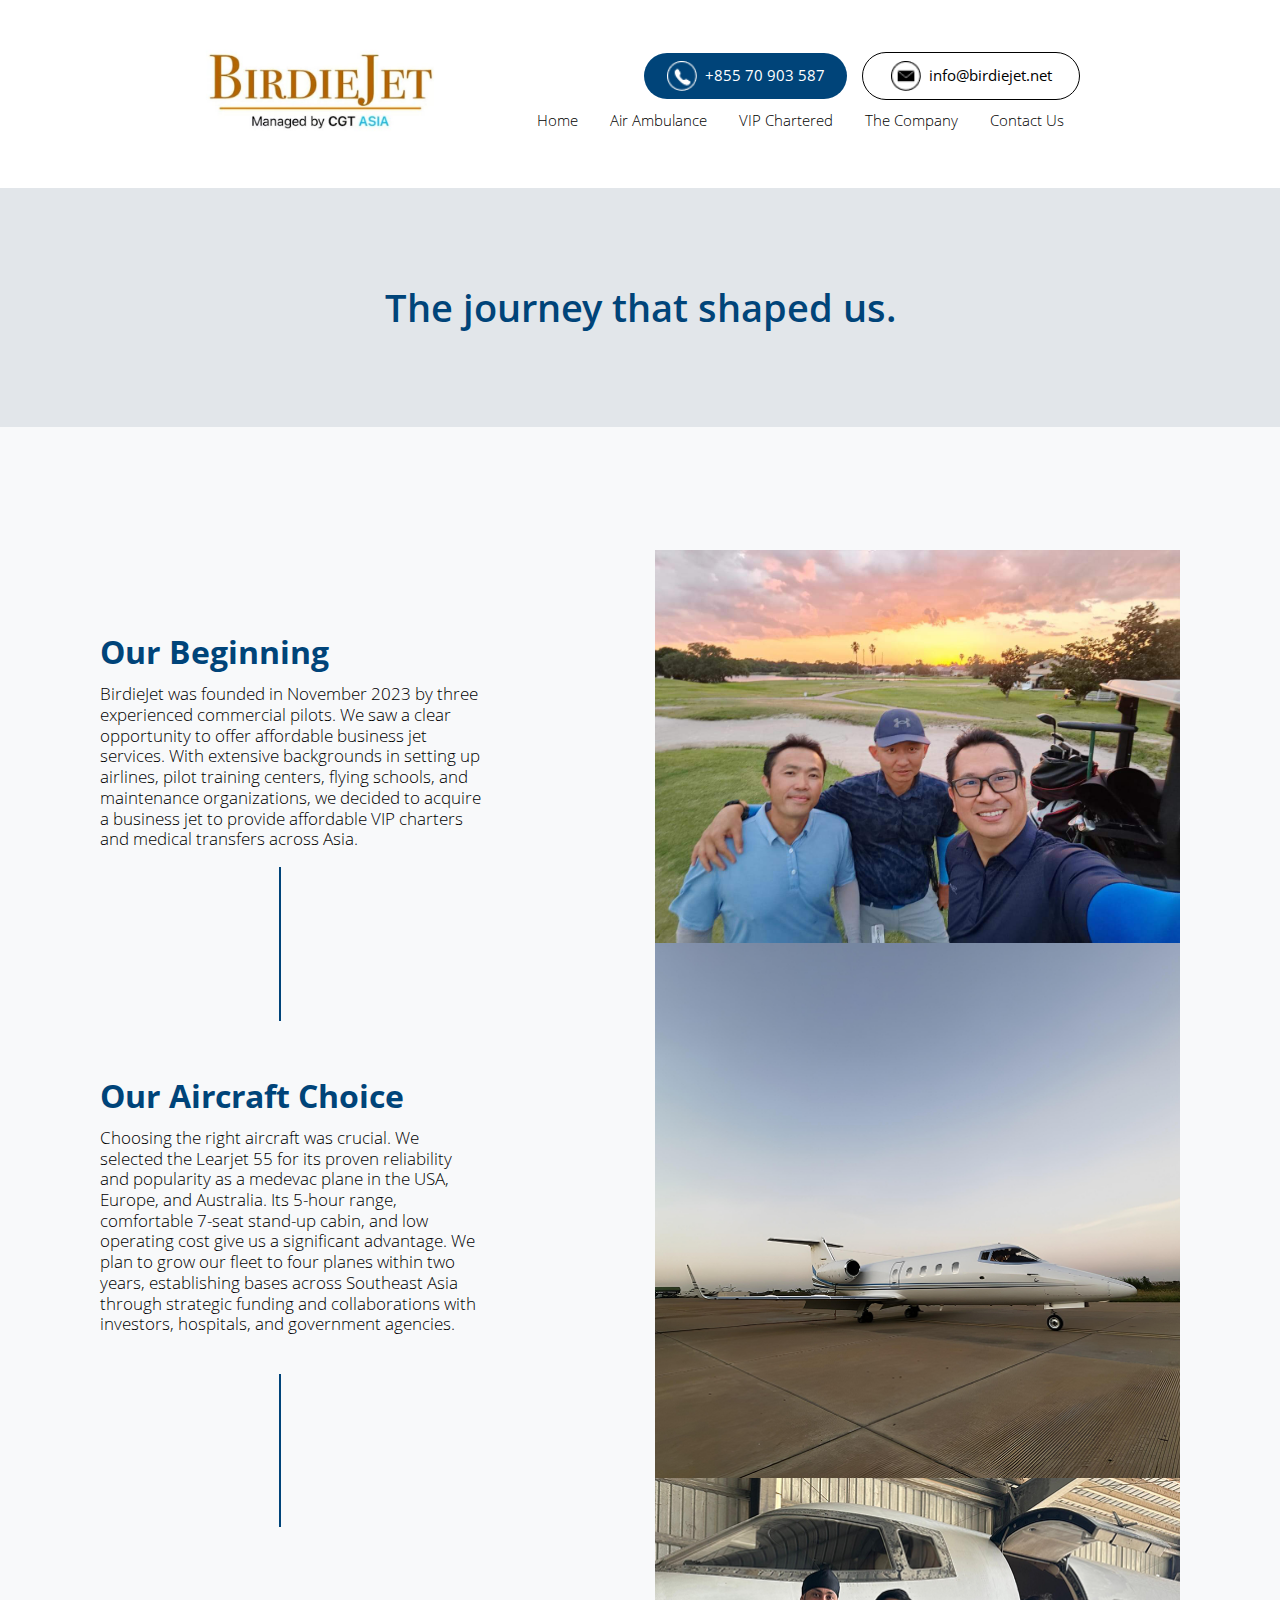
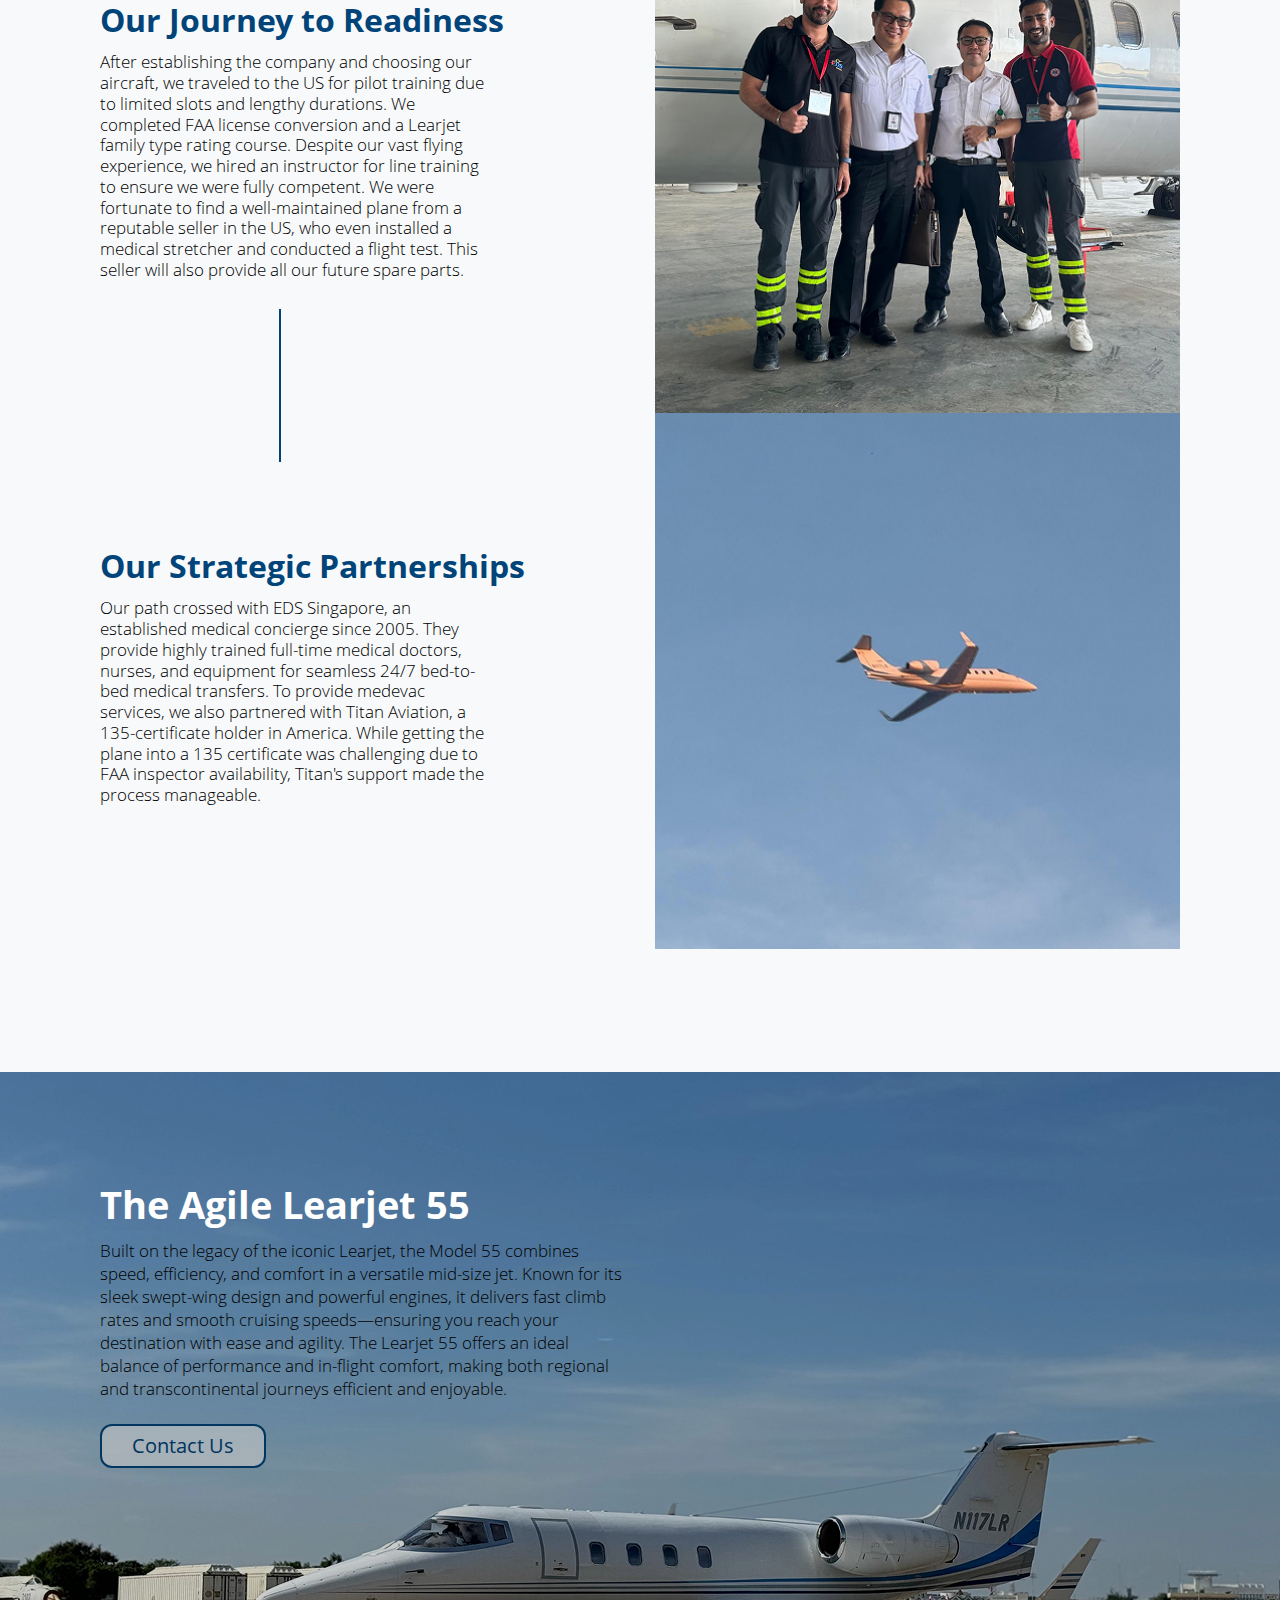
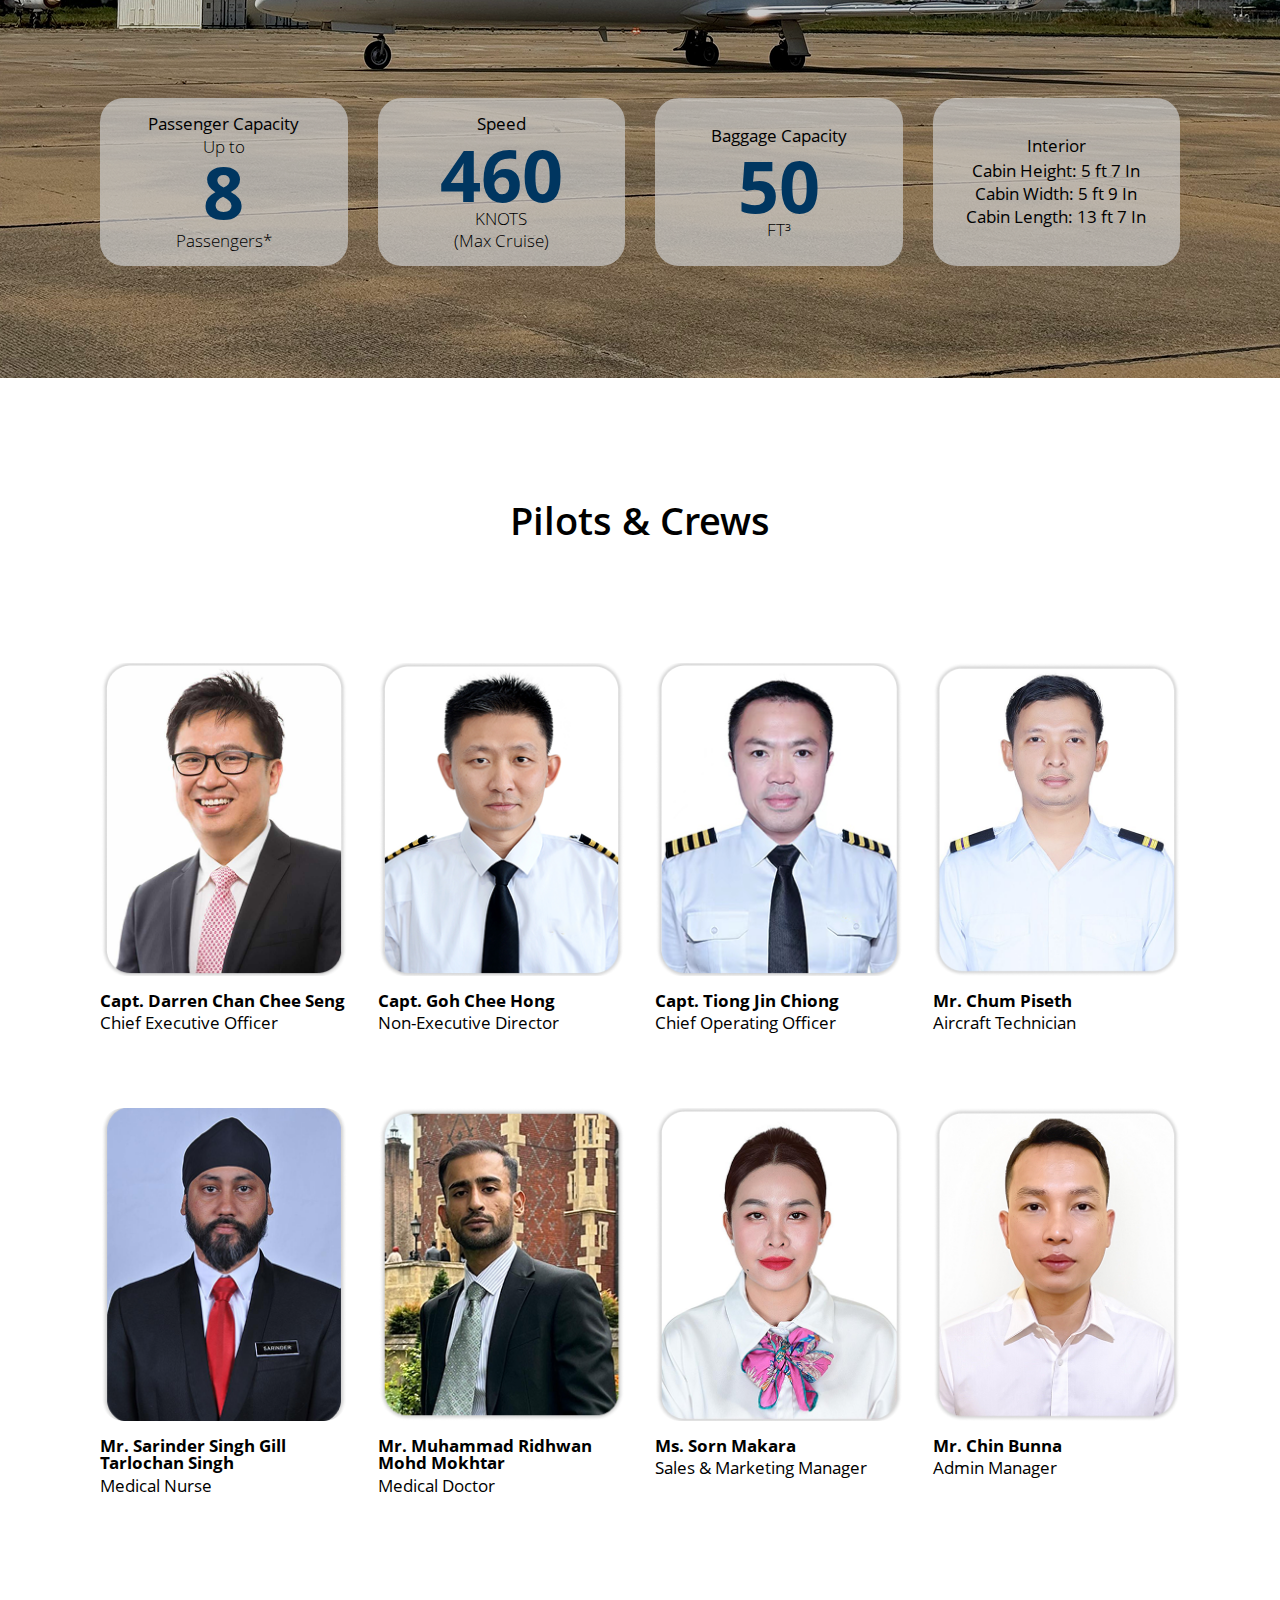
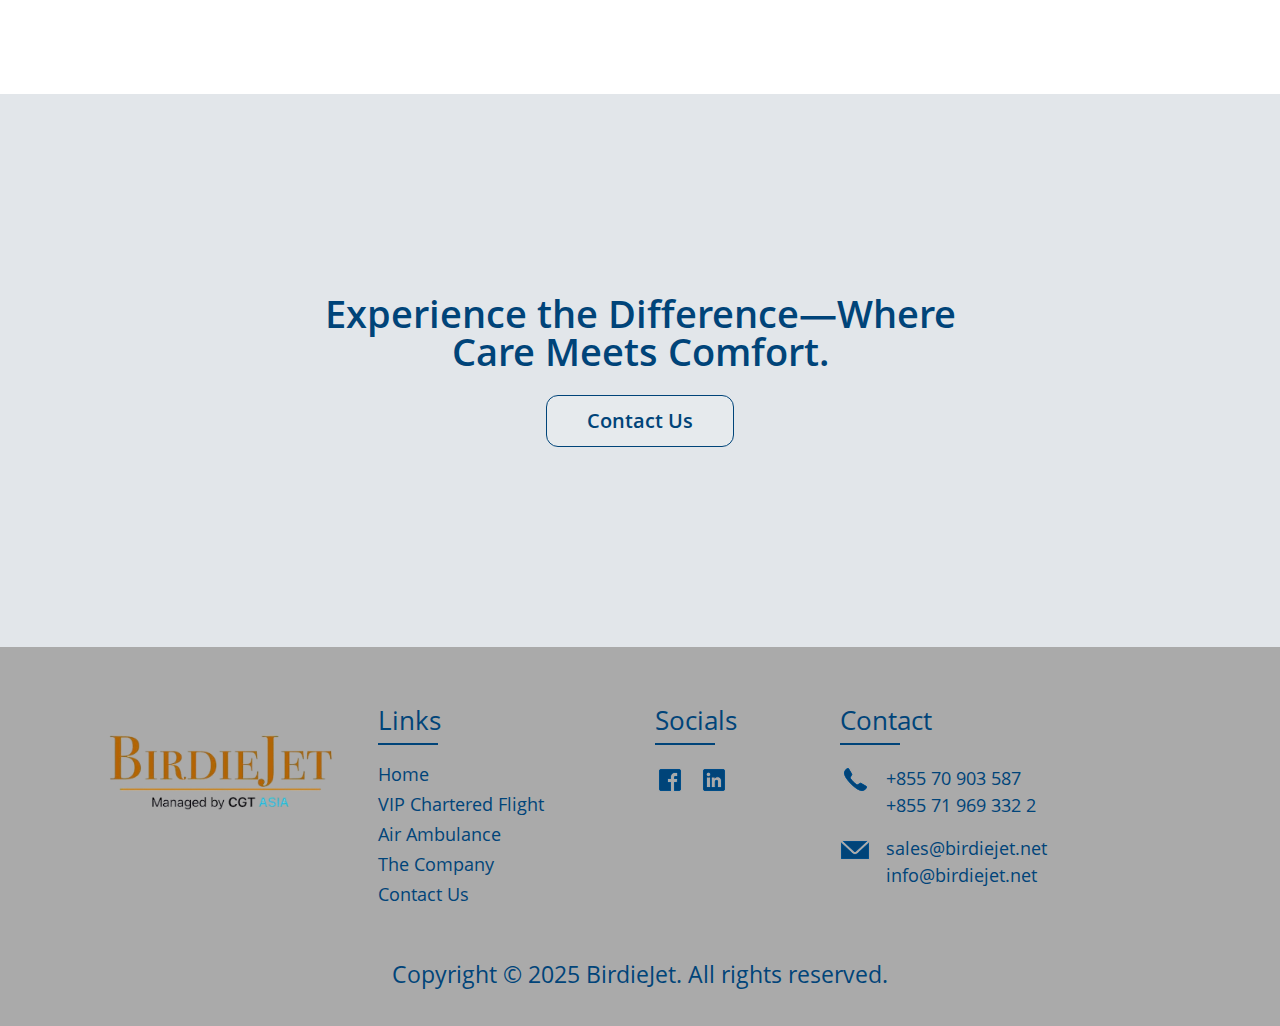
<file: company/index.html>
<!DOCTYPE html>
<html lang="en">
    <meta charset="UTF-8">
    <meta name="viewport" content="width=device-width, initial-scale=1.0">
    <title>BirdieJet - The Company</title>

    <link rel="stylesheet" href="https://maxcdn.bootstrapcdn.com/bootstrap/4.5.2/css/bootstrap.min.css">
    <link rel="stylesheet" href="/css/normalize.css">
    <link rel="stylesheet" href="/Header/header.css">
    <link rel="stylesheet" href="/css/company.css">
    <link rel="stylesheet" href="/Footer/footer.css">
</html>

<body>
    <div id="header-placeholder"></div>

    <!-- Section 1: Hero Message, taken from Homepage First cta -->
    <section class="cta-trusted-section hero-background">
        <div class="container text-center">
            <h2 class="cta-trusted__title">
                The journey that shaped us.
            </h2>
        </div>
    </section>

    <!-- Section 2 -->
<section class="the-company-section2 py-5">
  <div class="the-company-container">

    <div class="the-company-timeline-row">
        <div class="row gx-5 gy-5 align-items-center" style="margin-bottom: -3px;">
        <!-- Text -->
        <div class="col-lg-6 order-2 order-lg-1">
            <h3 class="the-company__title">Our Beginning</h3>
            <p class="the-company__text">
            BirdieJet was founded in November 2023 by three experienced commercial pilots. 
            We saw a clear opportunity to offer affordable business jet services. 
            With extensive backgrounds in setting up airlines, pilot training centers, 
            flying schools, and maintenance organizations, 
            we decided to acquire a business jet to provide affordable VIP charters and medical transfers across Asia.
            </p>
        </div>
        <!-- Image -->
        <div class="col-lg-6 order-1 order-lg-2">
            <img src="/assets/company/Golf time in florida.jpg" class="img-fluid w-100" alt="Skilled Specialists" />
        </div>
        </div>
    </div>

    <div class="the-company-timeline-row">
        <div class="row gx-5 gy-5 align-items-center" style="margin-bottom: -3px;">
        <!-- Text -->
        <div class="col-lg-6 order-2 order-lg-1">
            <h3 class="the-company__title">Our Aircraft Choice</h3>
            <p class="the-company__text">
                Choosing the right aircraft was crucial. We selected the Learjet 55 
                for its proven reliability and popularity as a medevac plane in the USA,
                Europe, and Australia. Its 5-hour range, comfortable 7-seat stand-up cabin,
                and low operating cost give us a significant advantage.
                We plan to grow our fleet to four planes within two years,
                establishing bases across Southeast Asia through strategic funding and collaborations with investors, hospitals, and government agencies.
            </p>
        </div>
        <!-- Image -->
        <div class="col-lg-6 order-1 order-lg-2">
            <img src="/assets/company/plane edited 1.png" class="img-fluid w-100" alt="Skilled Specialists" />
        </div>
        </div>
    </div>

    <div class="the-company-timeline-row">
        <div class="row gx-5 gy-5 align-items-center" style="margin-bottom: -3px;">
        <!-- Text -->
        <div class="col-lg-6 order-2 order-lg-1">
            <h3 class="the-company__title">Our Journey to Readiness</h3>
            <p class="the-company__text">
                After establishing the company and choosing our aircraft, 
                we traveled to the US for pilot training due to limited slots and lengthy durations. 
                We completed FAA license conversion and a Learjet family type rating course. 
                Despite our vast flying experience, we hired an instructor for line training to ensure we were fully competent. 
                We were fortunate to find a well-maintained plane from a reputable seller in the US, 
                who even installed a medical stretcher and conducted a flight test. This seller will also provide all our future spare parts.
            </p>
        </div>
        <!-- Image -->
        <div class="col-lg-6 order-1 order-lg-2">
            <img src="/assets/company/WhatsApp Image 2025-01-27 at 14.38.20_93c27139 1.png" class="img-fluid w-100" alt="Skilled Specialists" />
        </div>
        </div>
    </div>

    <div class="the-company-timeline-row">
        <div class="row gx-5 gy-5 align-items-center" style="margin-bottom: -3px;">
        <!-- Text -->
        <div class="col-lg-6 order-2 order-lg-1">
            <h3 class="the-company__title">Our Strategic Partnerships</h3>
            <p class="the-company__text">
                Our path crossed with EDS Singapore, an established medical concierge since 2005. 
                They provide highly trained full-time medical doctors, nurses, 
                and equipment for seamless 24/7 bed-to-bed medical transfers. To provide medevac services, 
                we also partnered with Titan Aviation, a 135-certificate holder in America. 
                While getting the plane into a 135 certificate was challenging due to FAA inspector availability, 
                Titan's support made the process manageable.
            </p>
        </div>
        <!-- Image -->
        <div class="col-lg-6 order-1 order-lg-2">
            <img src="/assets/company/IMG-20250106-WA0093 1.png" class="img-fluid w-100" alt="Skilled Specialists" />
        </div>
        </div>
    </div>

  </div>
</section>

<!-- Section 3 -->
 <!-- Section 3: Aircraft Highlight -->
<section class="the-company-section-3 position-relative">
  <div class="the-company-3__overlay"></div>

  <div class="the-company-container position-relative">
    <div class="row" style="margin-bottom: 18vw;">
      <div class="col-lg-6">
        <h2 class="the-company-3__title">The Agile Learjet 55</h2>
        <p class="the-company-3__description mt-3">
          Built on the legacy of the iconic Learjet, the Model 55 combines speed, efficiency, and comfort in a versatile mid-size jet. Known for its sleek swept-wing design and powerful engines, it delivers fast climb rates and smooth cruising speeds—ensuring you reach your destination with ease and agility. The Learjet 55 offers an ideal balance of performance and in-flight comfort, making both regional and transcontinental journeys efficient and enjoyable.
        </p>
        <a href="/contact/" class="the-company-3__button mt-4 d-inline-block">Contact Us</a>
      </div>  
    </div>

    <div class="row gx-4 gy-4 mt-5">
      <!-- Box 1 -->
      <div class="col-md-3">
        <div class="the-company-3__stat-box text-center">
          <div class="the-company-3__stat-label">Passenger Capacity</div>
          <div class="the-company-3__stat-sub">Up to</div>
          <div class="the-company-3__stat-value">8</div>
          <div class="the-company-3__stat-note">Passengers*</div>
        </div>
      </div>

      <!-- Box 2 -->
      <div class="col-md-3">
        <div class="the-company-3__stat-box text-center">
          <div class="the-company-3__stat-label">Speed</div>
          <div class="the-company-3__stat-value">460</div>
          <div class="the-company-3__stat-sub">KNOTS</div>
          <div class="the-company-3__stat-note">(Max Cruise)</div>
        </div>
      </div>

      <!-- Box 3 -->
      <div class="col-md-3">
        <div class="the-company-3__stat-box text-center">
          <div class="the-company-3__stat-label">Baggage Capacity</div>
          <div class="the-company-3__stat-value">50</div>
          <div class="the-company-3__stat-sub">FT³</div>
        </div>
      </div>

      <!-- Box 4 -->
      <div class="col-md-3">
        <div class="the-company-3__stat-box text-center">
          <div class="the-company-3__stat-label">Interior</div>
          <div class="the-company-3__stat-detail">
            <span>Cabin Height: 5 ft 7 In<br></span>
            <span>Cabin Width: 5 ft 9 In<br></span>
            <span>Cabin Length: 13 ft 7 In</span>
          </div>
        </div>
      </div>
    </div>
  </div>
</section>

<!-- Section 4: Pilots & Crews -->
<section class="the-company-section-4 py-5">
  <div class="the-company-container mb-5" style="padding-bottom: 0;">
    <h2 class="the-company-4__title text-center">Pilots & Crews</h2>
  </div>

  <div class="the-company-container">
    <div class="row gx-4 gy-5 justify-content-center">
      <!-- Card 1 -->
      <div class="col-md-4 col-lg-3 ">
        <div class="the-company-4__card">
          <img src="/assets/company/image.png" alt="Crew Member" class="img-fluid the-company-4__img" />
        </div>
        <h5 class="the-company-4__name mt-3">Capt. Darren Chan Chee Seng</h5>
        <p class="the-company-4__role">Chief Executive Officer</p>
      </div>

      <!-- Card 2 -->
      <div class="col-md-4 col-lg-3 ">
        <div class="the-company-4__card">
          <img src="/assets/company/image(1).png" alt="Crew Member" class="img-fluid the-company-4__img" />
        </div>
        <h5 class="the-company-4__name mt-3">Capt. Goh Chee Hong</h5>
        <p class="the-company-4__role">Non-Executive Director</p>
      </div>

      <!-- Card 3 -->
      <div class="col-md-4 col-lg-3 ">
        <div class="the-company-4__card">
          <img src="/assets/company/image(2).png" alt="Crew Member" class="img-fluid the-company-4__img" />
        </div>
        <h5 class="the-company-4__name mt-3">Capt. Tiong Jin Chiong</h5>
        <p class="the-company-4__role">Chief Operating Officer</p>
      </div>

      <!-- Card 4 -->
      <div class="col-md-4 col-lg-3 ">
        <div class="the-company-4__card">
          <img src="/assets/company/Mr. Chum Piseth.png" alt="Crew Member" class="img-fluid the-company-4__img" />
        </div>
        <h5 class="the-company-4__name mt-3">Mr. Chum Piseth</h5>
        <p class="the-company-4__role">Aircraft Technician</p>
      </div>

      <!-- Card 1 -->
      <div class="col-md-4 col-lg-3 ">
        <div class="the-company-4__card">
          <img src="/assets/company/Mr. Sarinder Singh Gill Photo.png" alt="Crew Member" class="img-fluid the-company-4__img" />
        </div>
        <h5 class="the-company-4__name mt-3">Mr. Sarinder Singh Gill Tarlochan Singh</h5>
        <p class="the-company-4__role">Medical Nurse</p>
      </div>

      <!-- Card 2 -->
      <div class="col-md-4 col-lg-3 ">
        <div class="the-company-4__card">
          <img src="/assets/company/Dr Muhammad 1.png" alt="Crew Member" class="img-fluid the-company-4__img" />
        </div>
        <h5 class="the-company-4__name mt-3">Mr. Muhammad Ridhwan Mohd Mokhtar</h5>
        <p class="the-company-4__role">Medical Doctor</p>
      </div>

      <!-- Card 3 -->
      <div class="col-md-4 col-lg-3 ">
        <div class="the-company-4__card">
          <img src="/assets/company/Ms. Sorn Makara.png" alt="Crew Member" class="img-fluid the-company-4__img" />
        </div>
        <h5 class="the-company-4__name mt-3">Ms. Sorn Makara</h5>
        <p class="the-company-4__role">Sales & Marketing Manager</p>
      </div>

      <!-- Card 4 -->
      <div class="col-md-4 col-lg-3 ">
        <div class="the-company-4__card">
          <img src="/assets/company/Mr. Chin Bunna.png" alt="Crew Member" class="img-fluid the-company-4__img" />
        </div>
        <h5 class="the-company-4__name mt-3">Mr. Chin Bunna</h5>
        <p class="the-company-4__role">Admin Manager</p>
      </div>

    </div>
  </div>
</section>

<!-- Section 5: Final CTA -->
<section class="final-cta-trusted-section">
  <div class="container text-center">
    <h2 class="cta-trusted__title">
      Experience the Difference—Where<br>Care Meets Comfort.
    </h2>
    <a href="/contact/" class="cta-trusted__button mt-4 d-inline-block">
      Contact Us
    </a>
  </div>
</section>

  <div id="footer-placeholder"></div>


  <script src="/js/linkHtml.js"></script>

</body>
</file>
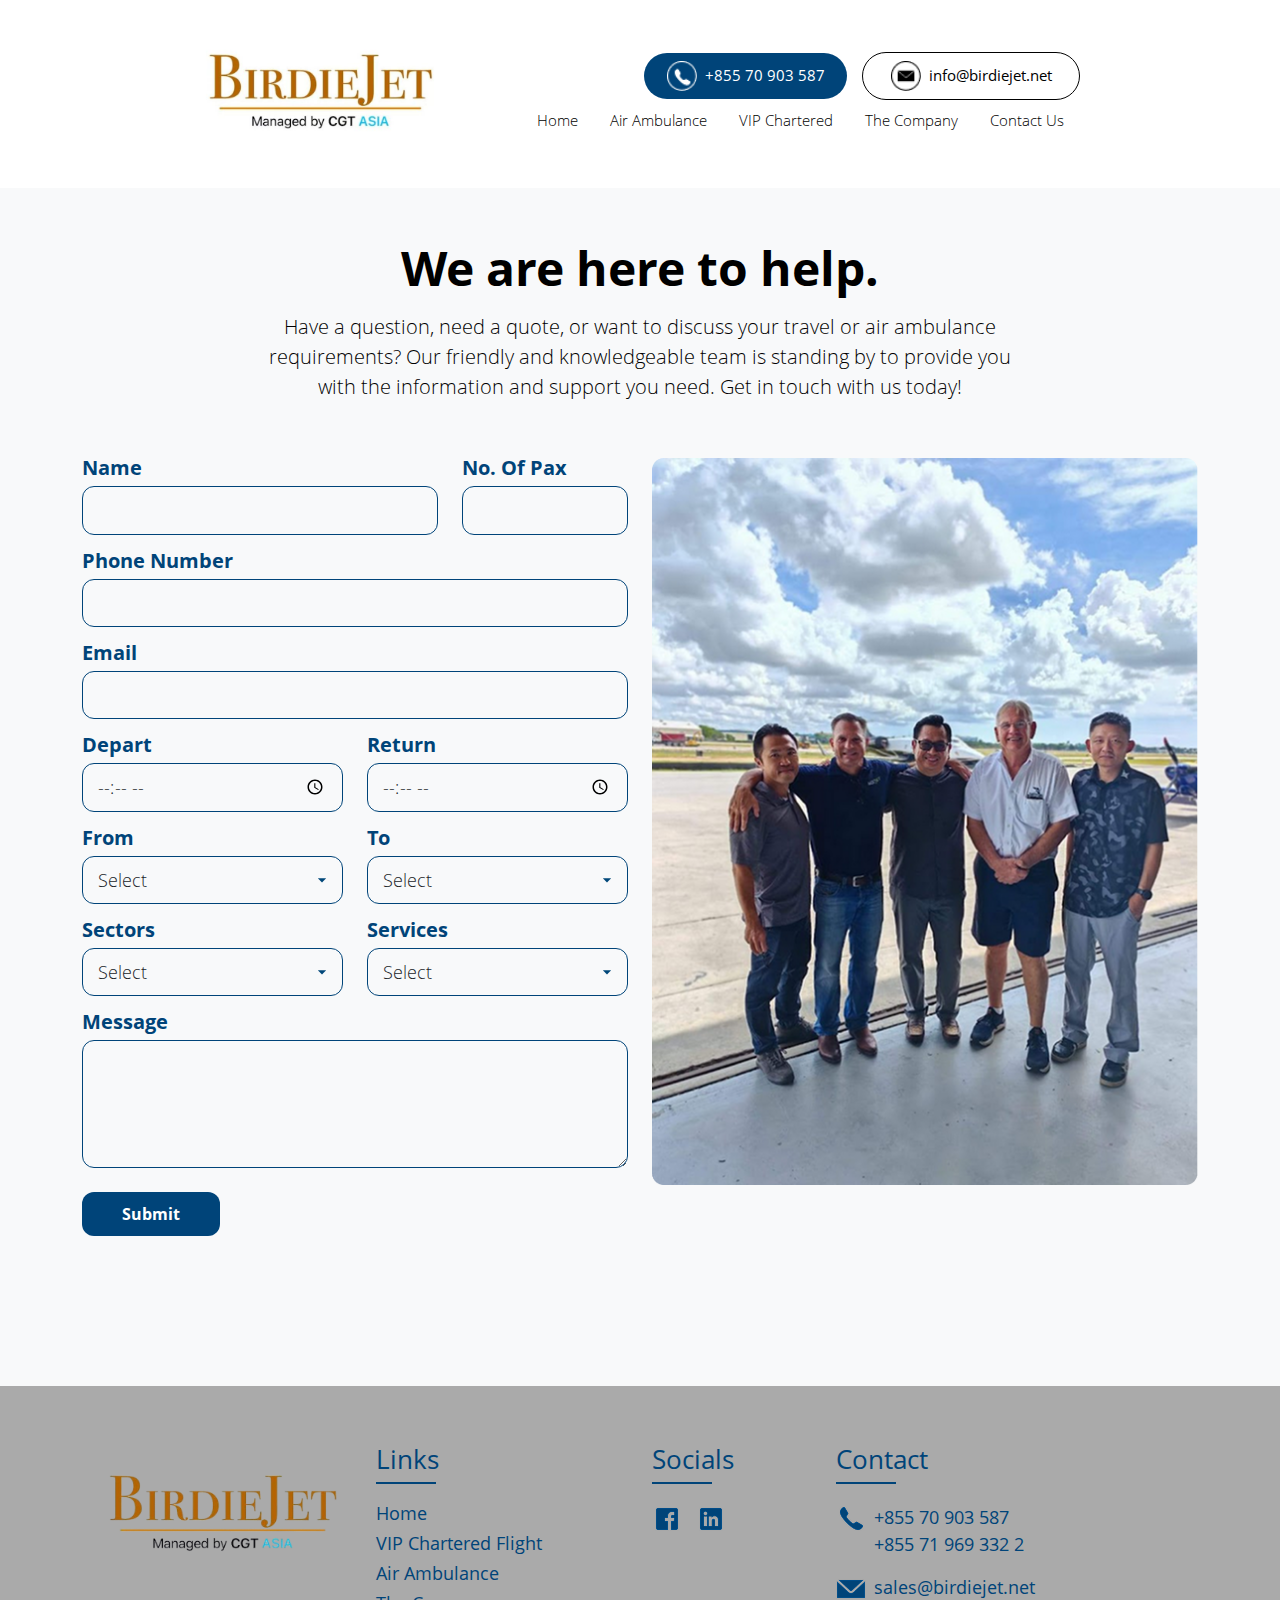
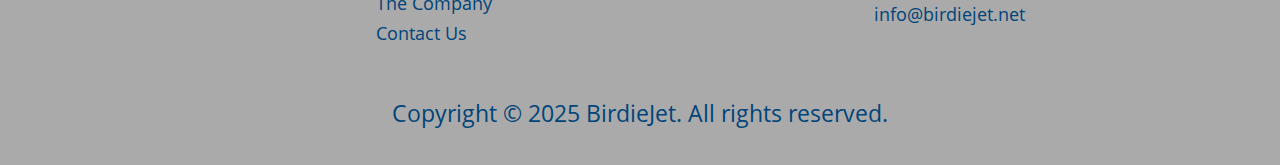
<file: contact/index.html>
<!DOCTYPE html>
<html lang="en">
<head>
    <meta charset="UTF-8">
    <meta name="viewport" content="width=device-width, initial-scale=1">
    <title>BirdieJet - Contact Us</title>
    <link href="https://cdn.jsdelivr.net/npm/bootstrap@5.3.3/dist/css/bootstrap.min.css" rel="stylesheet">
    <link rel="stylesheet" href="/css/normalize.css">
    <link rel="stylesheet" href="/css/contact.css">
    <link rel="stylesheet" href="/Header/header.css">
    <link rel="stylesheet" href="/Footer/footer.css">
    
    <link href='https://fonts.googleapis.com/css?family=Poppins' rel='stylesheet'>

</head>

<body>
  <div id="header-placeholder"></div>

  <section class="contact-hero-section d-flex justify-content-center align-items-center">
        <div class="contact-hero-container text-center">
            <h1 class="contact-hero-title">We are here to help.</h1>
            <p class="contact-hero-description">
                Have a question, need a quote, or want to discuss your travel or air ambulance requirements? 
                Our friendly and knowledgeable team is standing by to provide you with the information and support you need. 
                Get in touch with us today!
            </p>
        </div>
    </section>

<section class="contact-section" style="padding-bottom: 150px;">
    <div class="container">
        <div class="row">
            <!-- Form Section -->
            <div class="col-md-6 d-flex flex-column gap-4">
                <form action="send.php" method="POST">
                    <div class="row">
                        <div class="col-8 mb-3">
                        <label class="form-label custom-label">Name</label>
                        <input type="text" name="name" class="form-control custom-input" required>
                        </div>
                        <div class="col-4 mb-3">
                        <label class="form-label custom-label">No. Of Pax</label>
                        <input type="number" name="pax" class="form-control custom-input" required>
                        </div>
                    </div>
                    <div class="mb-3">
                        <label class="form-label custom-label">Phone Number</label>
                        <input type="tel" name="phone" class="form-control custom-input" required>
                    </div>
                    <div class="mb-3">
                        <label class="form-label custom-label">Email</label>
                        <input type="email" name="email" class="form-control custom-input" required>
                    </div>
                    <div class="row">
                        <div class="col-6 mb-3">
                        <label class="form-label custom-label">Depart</label>
                        <input type="time" name="depart_time" class="form-control custom-input" required>
                        </div>
                        <div class="col-6 mb-3">
                        <label class="form-label custom-label">Return</label>
                        <input type="time" name="return_time" class="form-control custom-input" required>
                        </div>
                    </div>
                    <div class="row">
                        <div class="col-6 mb-3">
                        <label class="form-label custom-label">From</label>
                        <select name="from" class="form-control custom-input custom-select" required>
                            <option selected disabled>Select</option>
                            <option value="Phnom Penh">Phnom Penh</option>
                            <option value="Siem Reap">Siem Reap</option>
                        </select>
                        </div>
                        <div class="col-6 mb-3">
                        <label class="form-label custom-label">To</label>
                        <select name="to" class="form-control custom-input custom-select" required>
                            <option selected disabled>Select</option>
                            <option value="Bangkok">Bangkok</option>
                            <option value="Ho Chi Minh">Ho Chi Minh</option>
                        </select>
                        </div>
                    </div>
                    <div class="row">
                        <div class="col-6 mb-3">
                        <label class="form-label custom-label">Sectors</label>
                        <select name="sectors" class="form-control custom-input custom-select" required>
                            <option selected disabled>Select</option>
                            <option value="Domestic">Domestic</option>
                            <option value="International">International</option>
                        </select>
                        </div>
                        <div class="col-6 mb-3">
                        <label class="form-label custom-label">Services</label>
                        <select name="services" class="form-control custom-input custom-select" required>
                            <option selected disabled>Select</option>
                            <option value="VIP Chartered">VIP Chartered</option>
                            <option value="Air Ambulance">Air Ambulance</option>
                        </select>
                        </div>
                    </div>
                    <div class="mb-4">
                        <label class="form-label custom-label">Message</label>
                        <textarea name="message" rows="4" class="form-control custom-input" required></textarea>
                    </div>
                    <button type="submit" class="btn submit-button">Submit</button>
                    </form>

            </div>

            <!-- Image Section -->
            <div class="col-md-6 text-center">
                <img src="/assets/contact/image 6.png" alt="Contact Image" class="img-fluid rounded contact-img">
            </div>
        </div>
    </div>
</section>


<div id="footer-placeholder"></div>


    <script src="/js/linkHtml.js"></script>
      
  

<script src="https://code.jquery.com/jquery-3.5.1.slim.min.js"></script>
  <script src="https://cdn.jsdelivr.net/npm/bootstrap@4.5.2/dist/js/bootstrap.bundle.min.js"></script>

</body>
</file>
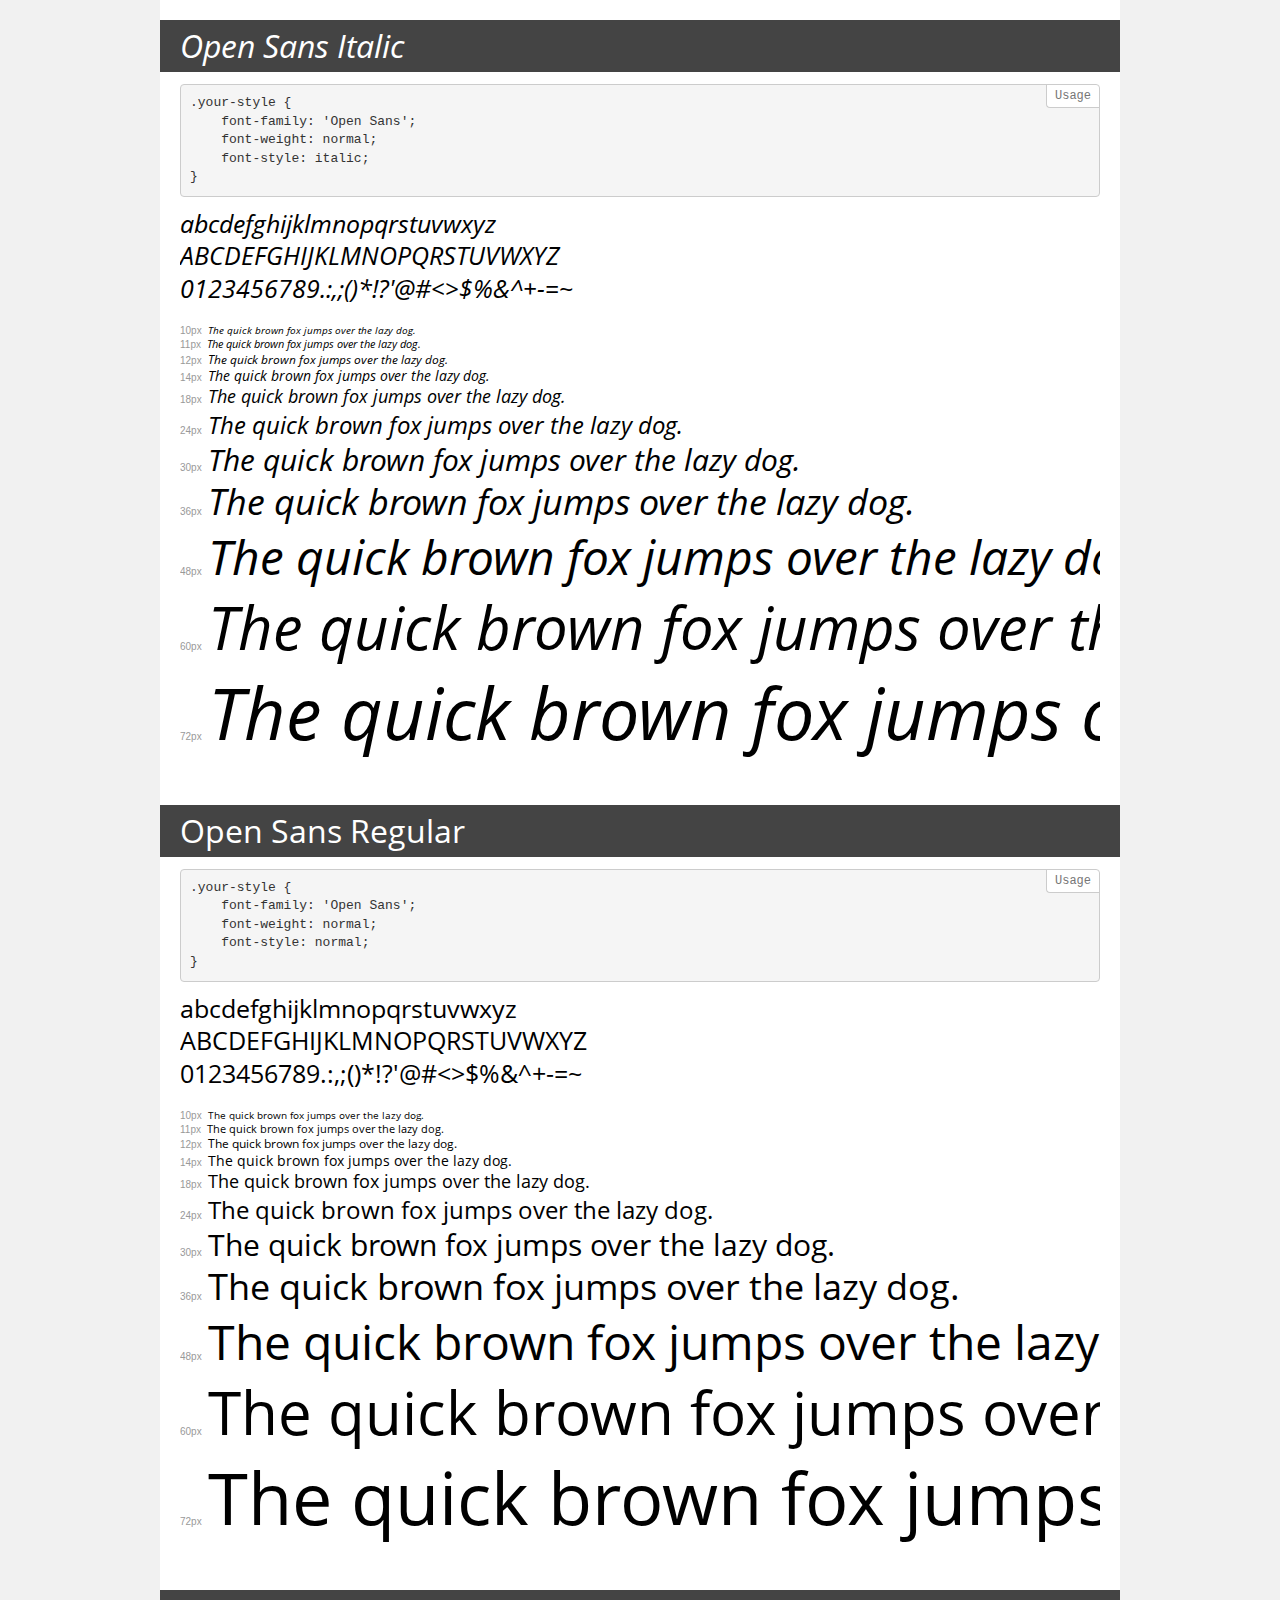
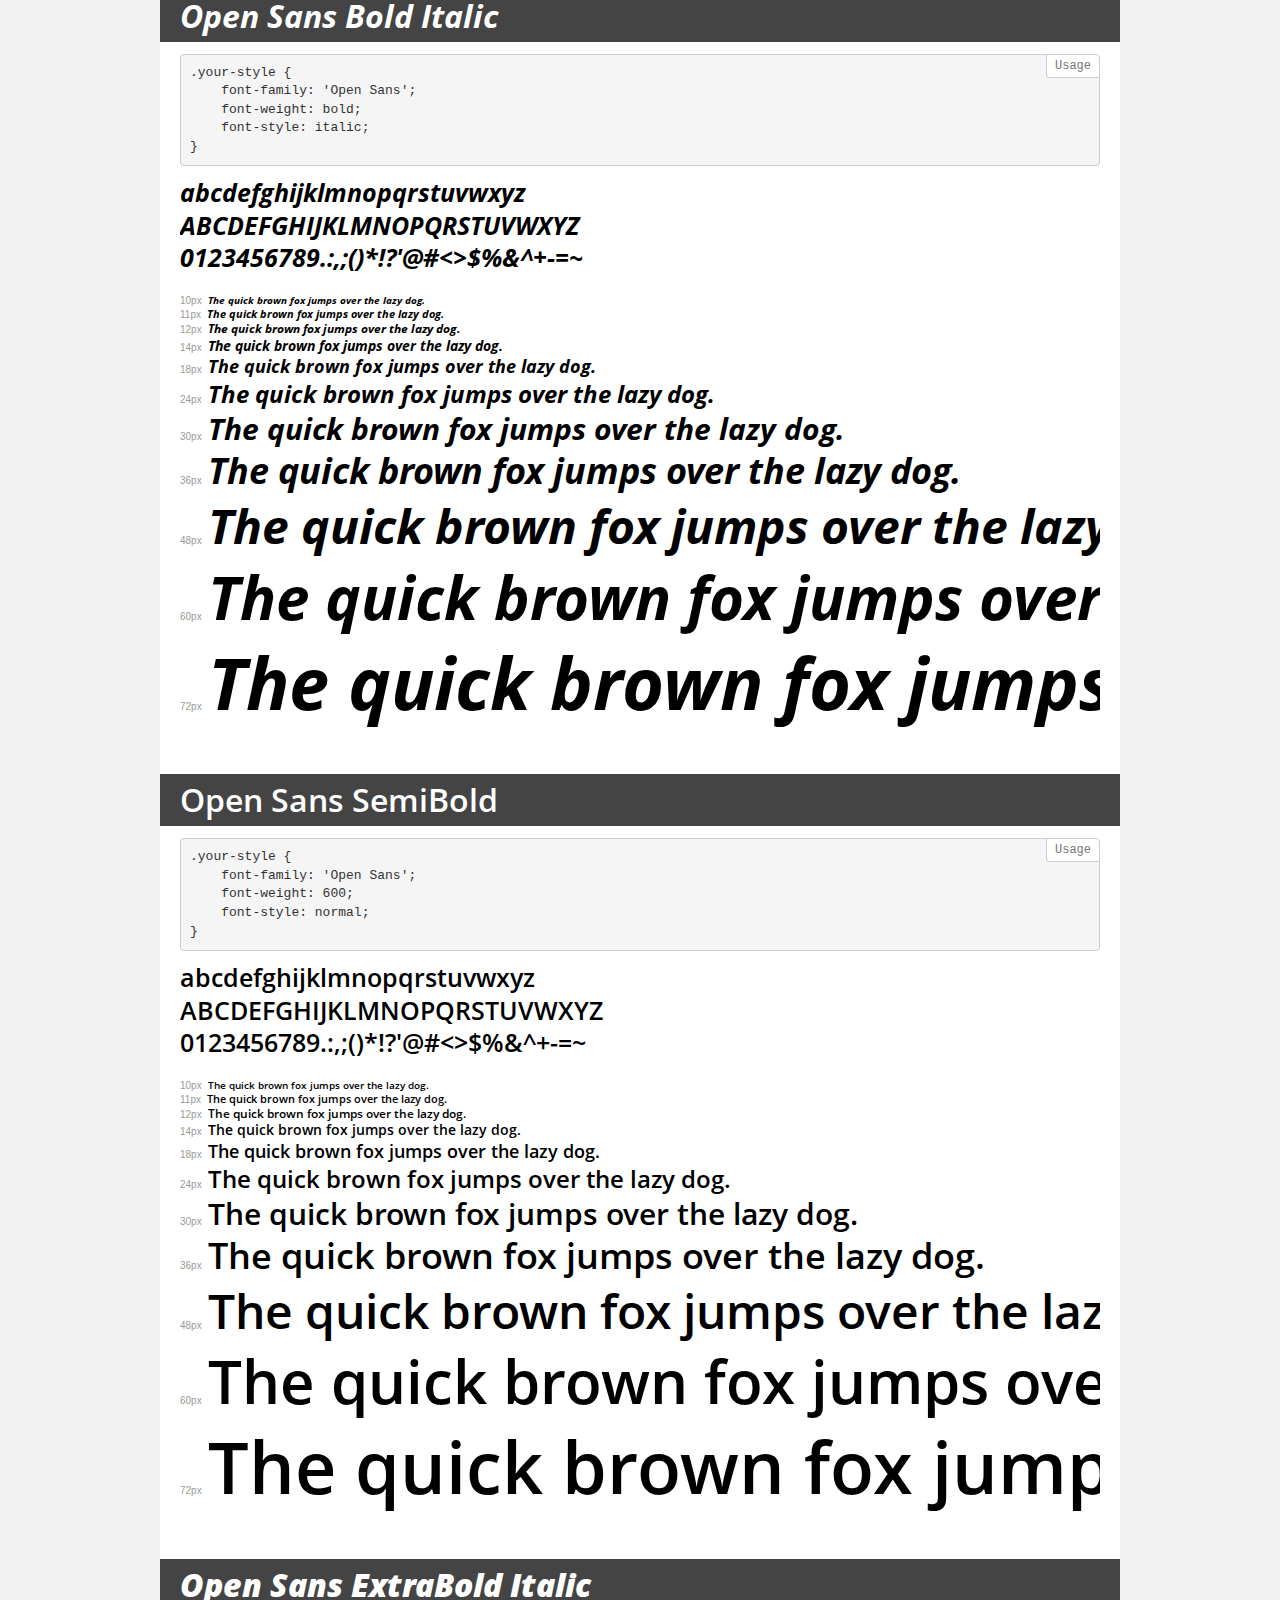
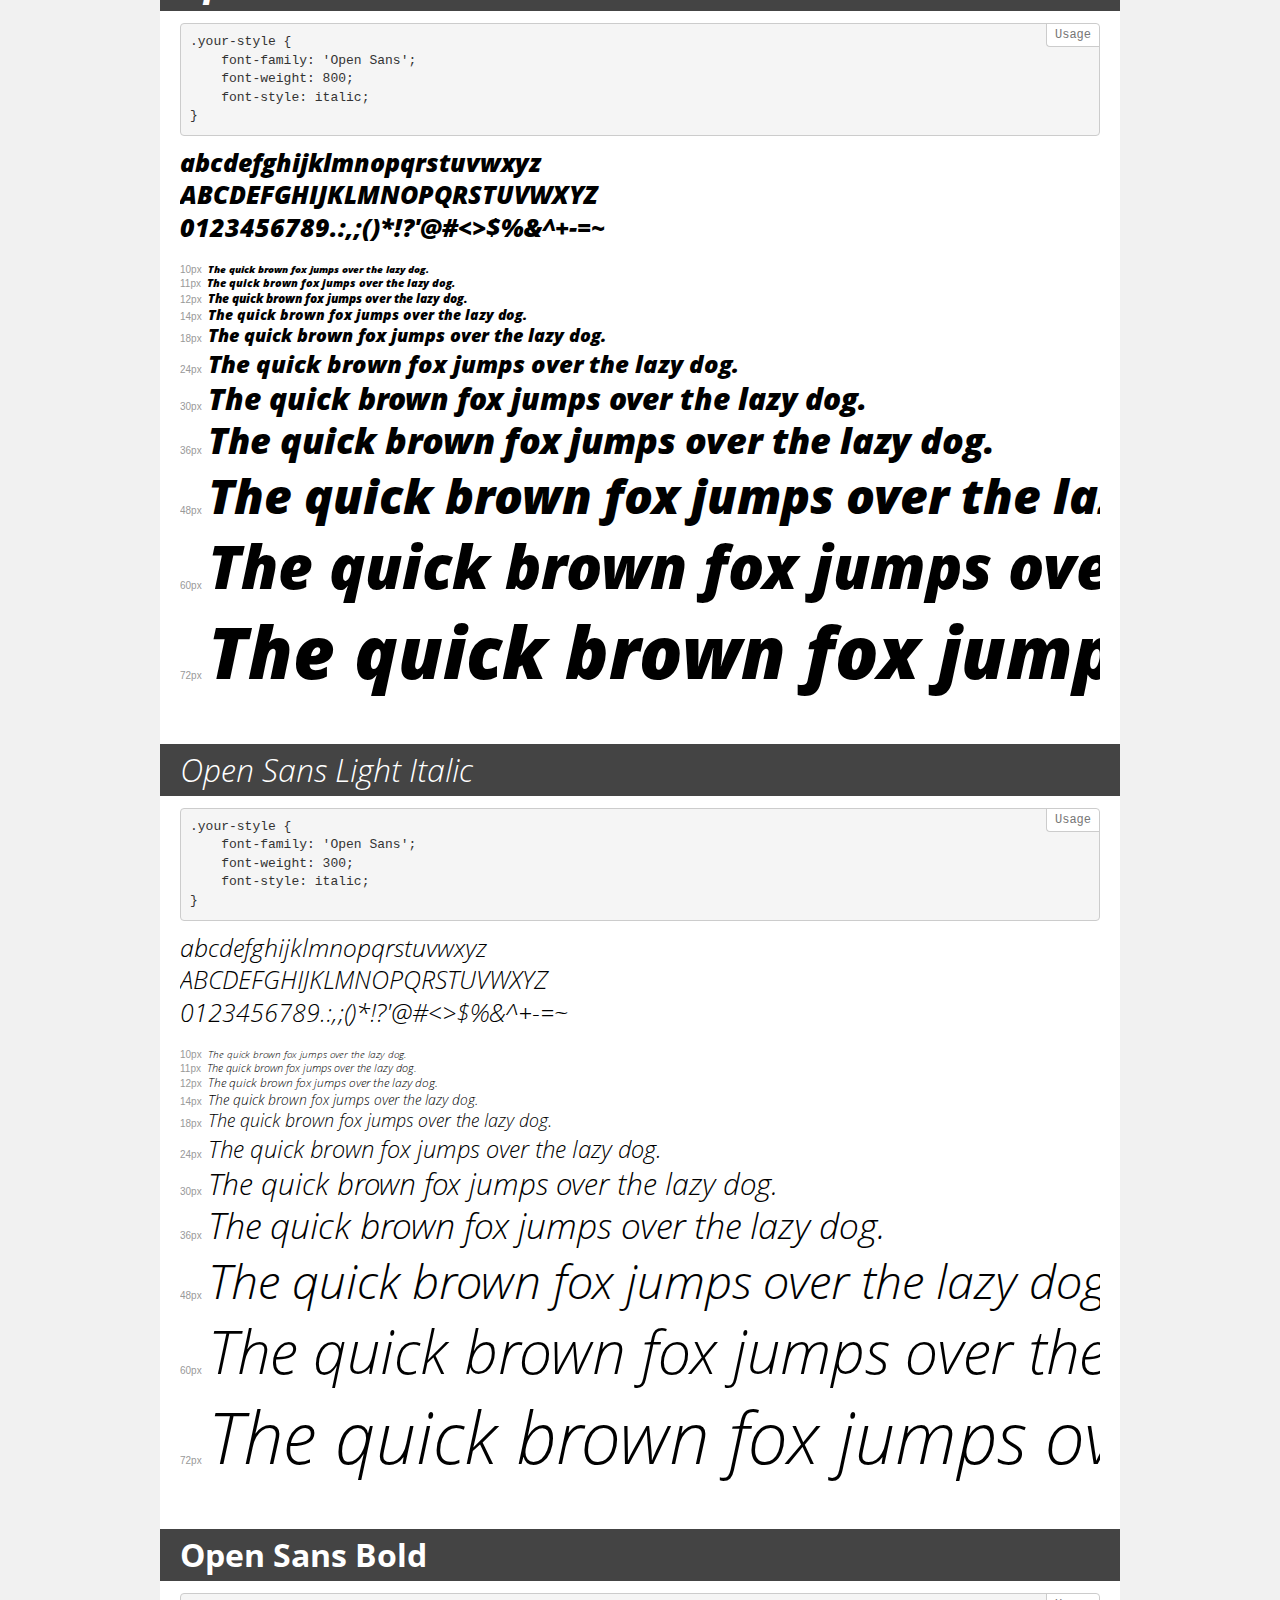
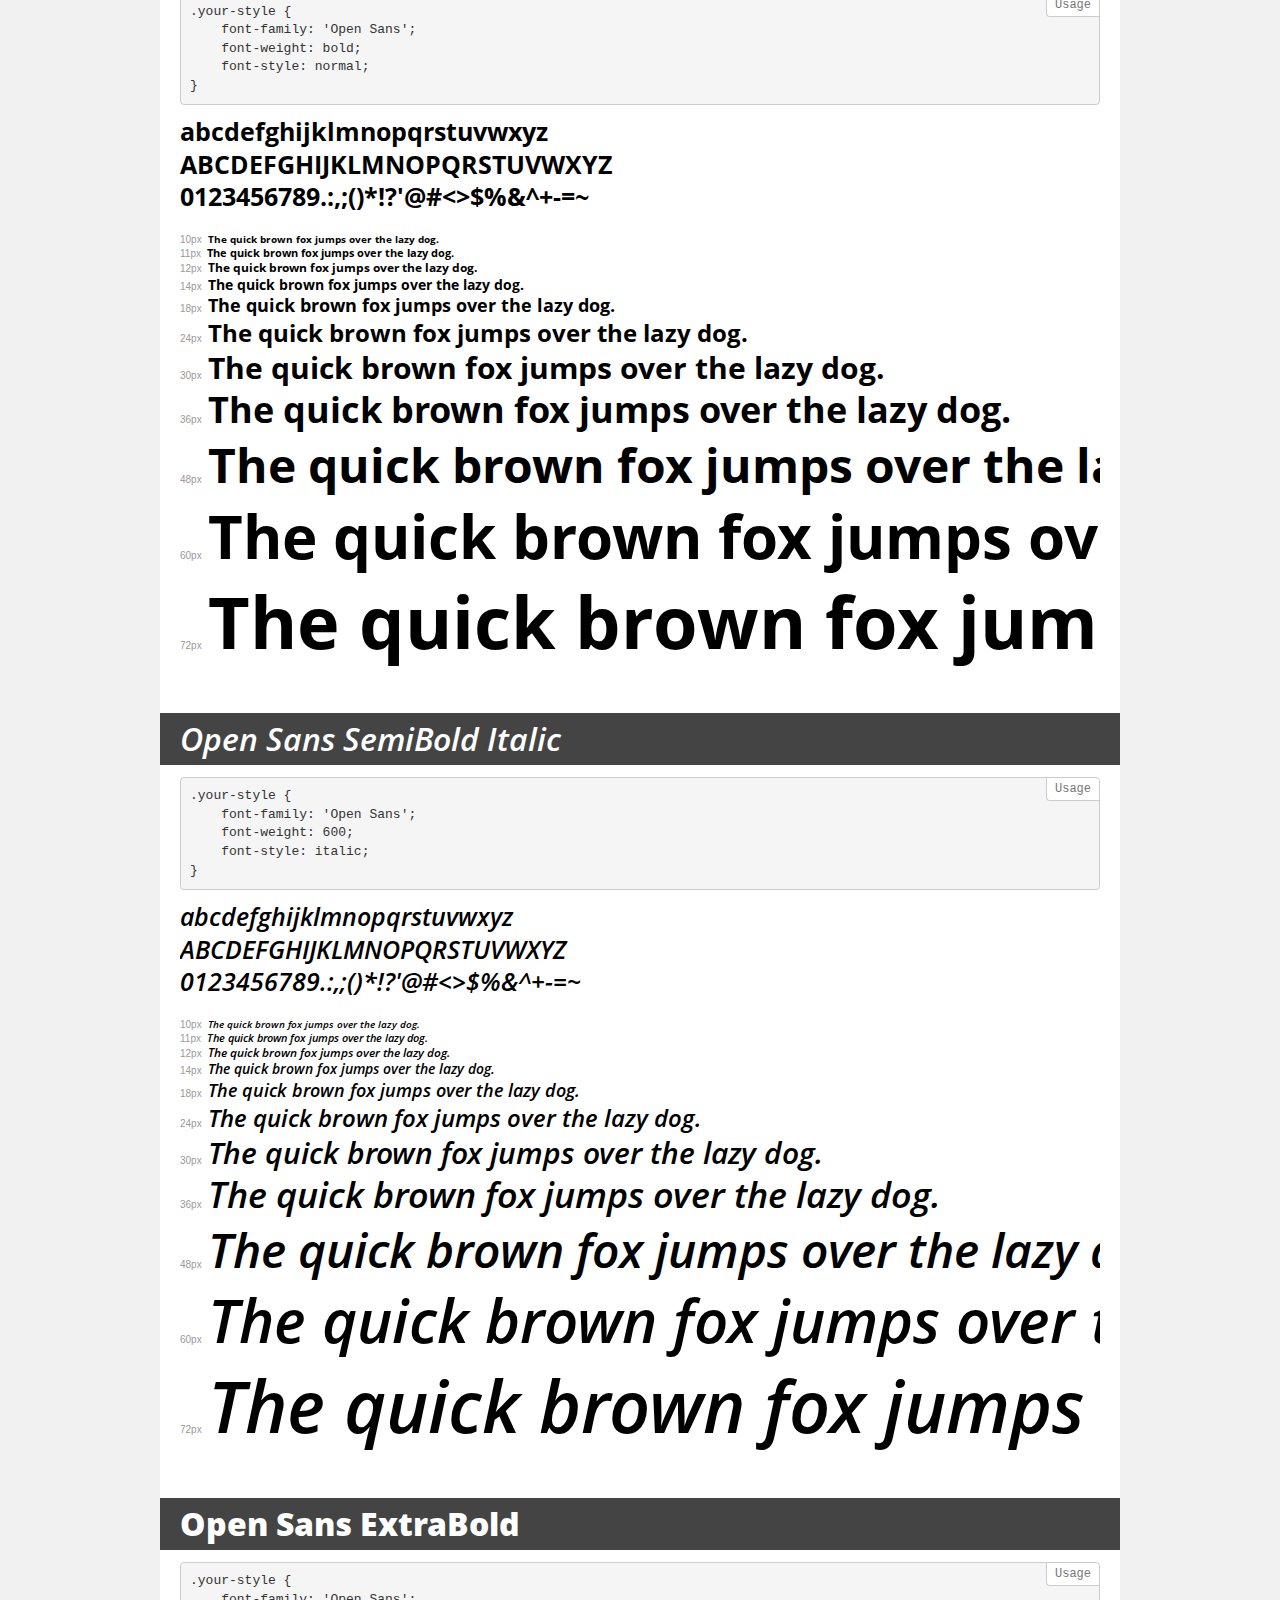
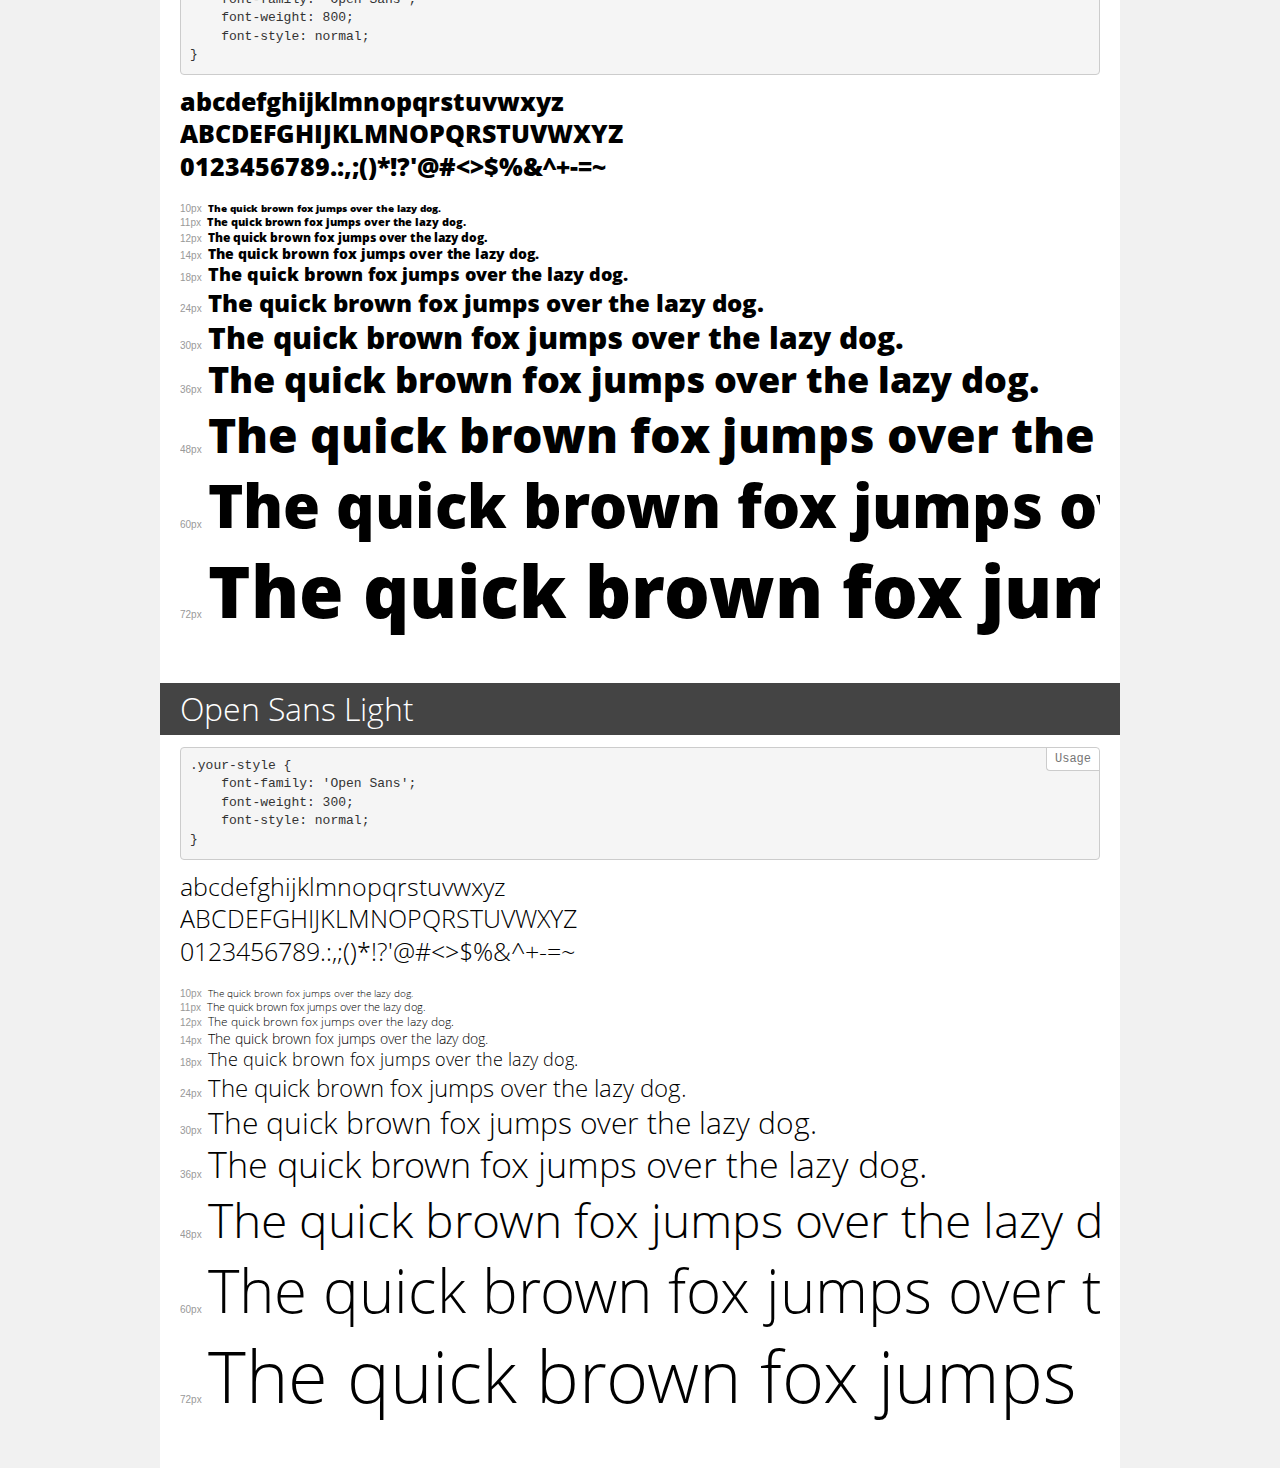
<file: font/demo.html>
<!DOCTYPE html>
<html>
<head>
    <meta charset="utf-8">
    <meta http-equiv="X-UA-Compatible" content="IE=edge">
    <meta name="viewport" content="width=device-width, initial-scale=1">
    <meta name="robots" content="noindex, noarchive">
    <meta name="format-detection" content="telephone=no">
    <title>Transfonter demo</title>
    <link href="stylesheet.css" rel="stylesheet">
    <style>
        /*
        http://meyerweb.com/eric/tools/css/reset/
        v2.0 | 20110126
        License: none (public domain)
        */
        html, body, div, span, applet, object, iframe,
        h1, h2, h3, h4, h5, h6, p, blockquote, pre,
        a, abbr, acronym, address, big, cite, code,
        del, dfn, em, img, ins, kbd, q, s, samp,
        small, strike, strong, sub, sup, tt, var,
        b, u, i, center,
        dl, dt, dd, ol, ul, li,
        fieldset, form, label, legend,
        table, caption, tbody, tfoot, thead, tr, th, td,
        article, aside, canvas, details, embed,
        figure, figcaption, footer, header, hgroup,
        menu, nav, output, ruby, section, summary,
        time, mark, audio, video {
            margin: 0;
            padding: 0;
            border: 0;
            font-size: 100%;
            font: inherit;
            vertical-align: baseline;
        }
        /* HTML5 display-role reset for older browsers */
        article, aside, details, figcaption, figure,
        footer, header, hgroup, menu, nav, section {
            display: block;
        }
        body {
            line-height: 1;
        }
        ol, ul {
            list-style: none;
        }
        blockquote, q {
            quotes: none;
        }
        blockquote:before, blockquote:after,
        q:before, q:after {
            content: '';
            content: none;
        }
        table {
            border-collapse: collapse;
            border-spacing: 0;
        }
        /* common styles */
        body {
            background: #f1f1f1;
            color: #000;
        }
        .page {
            background: #fff;
            width: 920px;
            margin: 0 auto;
            padding: 20px 20px 0 20px;
            overflow: hidden;
        }
        .font-container {
            overflow-x: auto;
            overflow-y: hidden;
            margin-bottom: 40px;
            line-height: 1.3;
            white-space: nowrap;
            padding-bottom: 5px;
        }
        h1 {
            position: relative;
            background: #444;
            font-size: 32px;
            color: #fff;
            padding: 10px 20px;
            margin: 0 -20px 12px -20px;
        }
        .letters {
            font-size: 25px;
            margin-bottom: 20px;
        }
        .s10:before {
            content: '10px';
        }
        .s11:before {
            content: '11px';
        }
        .s12:before {
            content: '12px';
        }
        .s14:before {
            content: '14px';
        }
        .s18:before {
            content: '18px';
        }
        .s24:before {
            content: '24px';
        }
        .s30:before {
            content: '30px';
        }
        .s36:before {
            content: '36px';
        }
        .s48:before {
            content: '48px';
        }
        .s60:before {
            content: '60px';
        }
        .s72:before {
            content: '72px';
        }
        .s10:before, .s11:before, .s12:before, .s14:before,
        .s18:before, .s24:before, .s30:before, .s36:before,
        .s48:before, .s60:before, .s72:before {
            font-family: Arial, sans-serif;
            font-size: 10px;
            font-weight: normal;
            font-style: normal;
            color: #999;
            padding-right: 6px;
        }
        pre {
            display: block;
            position: relative;
            padding: 9px;
            margin: 0 0 10px;
            font-family: Monaco, Menlo, Consolas, "Courier New", monospace !important;
            font-size: 13px;
            line-height: 1.428571429;
            color: #333;
            font-weight: normal !important;
            font-style: normal !important;
            background-color: #f5f5f5;
            border: 1px solid #ccc;
            overflow-x: auto;
            border-radius: 4px;
        }
        pre:after {
            display: block;
            position: absolute;
            right: 0;
            top: 0;
            content: 'Usage';
            line-height: 1;
            padding: 5px 8px;
            font-size: 12px;
            color: #767676;
            background-color: #fff;
            border: 1px solid #ccc;
            border-right: none;
            border-top: none;
            border-radius: 0 4px 0 4px;
            z-index: 10;
        }
        /* responsive */
        @media (max-width: 959px) {
            .page {
                width: auto;
                margin: 0;
            }
        }
    </style>
</head>
<body>
<div class="page">
    <div class="demo" style="font-family: 'Open Sans'; font-weight: normal; font-style: italic;">
        <h1>Open Sans Italic</h1>
        <pre>.your-style {
    font-family: 'Open Sans';
    font-weight: normal;
    font-style: italic;
}</pre>
        <div class="font-container">
            <p class="letters">
                abcdefghijklmnopqrstuvwxyz<br>
ABCDEFGHIJKLMNOPQRSTUVWXYZ<br>
                0123456789.:,;()*!?'@#<>$%&^+-=~
            </p>
            <p class="s10" style="font-size: 10px;">The quick brown fox jumps over the lazy dog.</p>
            <p class="s11" style="font-size: 11px;">The quick brown fox jumps over the lazy dog.</p>
            <p class="s12" style="font-size: 12px;">The quick brown fox jumps over the lazy dog.</p>
            <p class="s14" style="font-size: 14px;">The quick brown fox jumps over the lazy dog.</p>
            <p class="s18" style="font-size: 18px;">The quick brown fox jumps over the lazy dog.</p>
            <p class="s24" style="font-size: 24px;">The quick brown fox jumps over the lazy dog.</p>
            <p class="s30" style="font-size: 30px;">The quick brown fox jumps over the lazy dog.</p>
            <p class="s36" style="font-size: 36px;">The quick brown fox jumps over the lazy dog.</p>
            <p class="s48" style="font-size: 48px;">The quick brown fox jumps over the lazy dog.</p>
            <p class="s60" style="font-size: 60px;">The quick brown fox jumps over the lazy dog.</p>
            <p class="s72" style="font-size: 72px;">The quick brown fox jumps over the lazy dog.</p>
        </div>
    </div>
    <div class="demo" style="font-family: 'Open Sans'; font-weight: normal; font-style: normal;">
        <h1>Open Sans Regular</h1>
        <pre>.your-style {
    font-family: 'Open Sans';
    font-weight: normal;
    font-style: normal;
}</pre>
        <div class="font-container">
            <p class="letters">
                abcdefghijklmnopqrstuvwxyz<br>
ABCDEFGHIJKLMNOPQRSTUVWXYZ<br>
                0123456789.:,;()*!?'@#<>$%&^+-=~
            </p>
            <p class="s10" style="font-size: 10px;">The quick brown fox jumps over the lazy dog.</p>
            <p class="s11" style="font-size: 11px;">The quick brown fox jumps over the lazy dog.</p>
            <p class="s12" style="font-size: 12px;">The quick brown fox jumps over the lazy dog.</p>
            <p class="s14" style="font-size: 14px;">The quick brown fox jumps over the lazy dog.</p>
            <p class="s18" style="font-size: 18px;">The quick brown fox jumps over the lazy dog.</p>
            <p class="s24" style="font-size: 24px;">The quick brown fox jumps over the lazy dog.</p>
            <p class="s30" style="font-size: 30px;">The quick brown fox jumps over the lazy dog.</p>
            <p class="s36" style="font-size: 36px;">The quick brown fox jumps over the lazy dog.</p>
            <p class="s48" style="font-size: 48px;">The quick brown fox jumps over the lazy dog.</p>
            <p class="s60" style="font-size: 60px;">The quick brown fox jumps over the lazy dog.</p>
            <p class="s72" style="font-size: 72px;">The quick brown fox jumps over the lazy dog.</p>
        </div>
    </div>
    <div class="demo" style="font-family: 'Open Sans'; font-weight: bold; font-style: italic;">
        <h1>Open Sans Bold Italic</h1>
        <pre>.your-style {
    font-family: 'Open Sans';
    font-weight: bold;
    font-style: italic;
}</pre>
        <div class="font-container">
            <p class="letters">
                abcdefghijklmnopqrstuvwxyz<br>
ABCDEFGHIJKLMNOPQRSTUVWXYZ<br>
                0123456789.:,;()*!?'@#<>$%&^+-=~
            </p>
            <p class="s10" style="font-size: 10px;">The quick brown fox jumps over the lazy dog.</p>
            <p class="s11" style="font-size: 11px;">The quick brown fox jumps over the lazy dog.</p>
            <p class="s12" style="font-size: 12px;">The quick brown fox jumps over the lazy dog.</p>
            <p class="s14" style="font-size: 14px;">The quick brown fox jumps over the lazy dog.</p>
            <p class="s18" style="font-size: 18px;">The quick brown fox jumps over the lazy dog.</p>
            <p class="s24" style="font-size: 24px;">The quick brown fox jumps over the lazy dog.</p>
            <p class="s30" style="font-size: 30px;">The quick brown fox jumps over the lazy dog.</p>
            <p class="s36" style="font-size: 36px;">The quick brown fox jumps over the lazy dog.</p>
            <p class="s48" style="font-size: 48px;">The quick brown fox jumps over the lazy dog.</p>
            <p class="s60" style="font-size: 60px;">The quick brown fox jumps over the lazy dog.</p>
            <p class="s72" style="font-size: 72px;">The quick brown fox jumps over the lazy dog.</p>
        </div>
    </div>
    <div class="demo" style="font-family: 'Open Sans'; font-weight: 600; font-style: normal;">
        <h1>Open Sans SemiBold</h1>
        <pre>.your-style {
    font-family: 'Open Sans';
    font-weight: 600;
    font-style: normal;
}</pre>
        <div class="font-container">
            <p class="letters">
                abcdefghijklmnopqrstuvwxyz<br>
ABCDEFGHIJKLMNOPQRSTUVWXYZ<br>
                0123456789.:,;()*!?'@#<>$%&^+-=~
            </p>
            <p class="s10" style="font-size: 10px;">The quick brown fox jumps over the lazy dog.</p>
            <p class="s11" style="font-size: 11px;">The quick brown fox jumps over the lazy dog.</p>
            <p class="s12" style="font-size: 12px;">The quick brown fox jumps over the lazy dog.</p>
            <p class="s14" style="font-size: 14px;">The quick brown fox jumps over the lazy dog.</p>
            <p class="s18" style="font-size: 18px;">The quick brown fox jumps over the lazy dog.</p>
            <p class="s24" style="font-size: 24px;">The quick brown fox jumps over the lazy dog.</p>
            <p class="s30" style="font-size: 30px;">The quick brown fox jumps over the lazy dog.</p>
            <p class="s36" style="font-size: 36px;">The quick brown fox jumps over the lazy dog.</p>
            <p class="s48" style="font-size: 48px;">The quick brown fox jumps over the lazy dog.</p>
            <p class="s60" style="font-size: 60px;">The quick brown fox jumps over the lazy dog.</p>
            <p class="s72" style="font-size: 72px;">The quick brown fox jumps over the lazy dog.</p>
        </div>
    </div>
    <div class="demo" style="font-family: 'Open Sans'; font-weight: 800; font-style: italic;">
        <h1>Open Sans ExtraBold Italic</h1>
        <pre>.your-style {
    font-family: 'Open Sans';
    font-weight: 800;
    font-style: italic;
}</pre>
        <div class="font-container">
            <p class="letters">
                abcdefghijklmnopqrstuvwxyz<br>
ABCDEFGHIJKLMNOPQRSTUVWXYZ<br>
                0123456789.:,;()*!?'@#<>$%&^+-=~
            </p>
            <p class="s10" style="font-size: 10px;">The quick brown fox jumps over the lazy dog.</p>
            <p class="s11" style="font-size: 11px;">The quick brown fox jumps over the lazy dog.</p>
            <p class="s12" style="font-size: 12px;">The quick brown fox jumps over the lazy dog.</p>
            <p class="s14" style="font-size: 14px;">The quick brown fox jumps over the lazy dog.</p>
            <p class="s18" style="font-size: 18px;">The quick brown fox jumps over the lazy dog.</p>
            <p class="s24" style="font-size: 24px;">The quick brown fox jumps over the lazy dog.</p>
            <p class="s30" style="font-size: 30px;">The quick brown fox jumps over the lazy dog.</p>
            <p class="s36" style="font-size: 36px;">The quick brown fox jumps over the lazy dog.</p>
            <p class="s48" style="font-size: 48px;">The quick brown fox jumps over the lazy dog.</p>
            <p class="s60" style="font-size: 60px;">The quick brown fox jumps over the lazy dog.</p>
            <p class="s72" style="font-size: 72px;">The quick brown fox jumps over the lazy dog.</p>
        </div>
    </div>
    <div class="demo" style="font-family: 'Open Sans'; font-weight: 300; font-style: italic;">
        <h1>Open Sans Light Italic</h1>
        <pre>.your-style {
    font-family: 'Open Sans';
    font-weight: 300;
    font-style: italic;
}</pre>
        <div class="font-container">
            <p class="letters">
                abcdefghijklmnopqrstuvwxyz<br>
ABCDEFGHIJKLMNOPQRSTUVWXYZ<br>
                0123456789.:,;()*!?'@#<>$%&^+-=~
            </p>
            <p class="s10" style="font-size: 10px;">The quick brown fox jumps over the lazy dog.</p>
            <p class="s11" style="font-size: 11px;">The quick brown fox jumps over the lazy dog.</p>
            <p class="s12" style="font-size: 12px;">The quick brown fox jumps over the lazy dog.</p>
            <p class="s14" style="font-size: 14px;">The quick brown fox jumps over the lazy dog.</p>
            <p class="s18" style="font-size: 18px;">The quick brown fox jumps over the lazy dog.</p>
            <p class="s24" style="font-size: 24px;">The quick brown fox jumps over the lazy dog.</p>
            <p class="s30" style="font-size: 30px;">The quick brown fox jumps over the lazy dog.</p>
            <p class="s36" style="font-size: 36px;">The quick brown fox jumps over the lazy dog.</p>
            <p class="s48" style="font-size: 48px;">The quick brown fox jumps over the lazy dog.</p>
            <p class="s60" style="font-size: 60px;">The quick brown fox jumps over the lazy dog.</p>
            <p class="s72" style="font-size: 72px;">The quick brown fox jumps over the lazy dog.</p>
        </div>
    </div>
    <div class="demo" style="font-family: 'Open Sans'; font-weight: bold; font-style: normal;">
        <h1>Open Sans Bold</h1>
        <pre>.your-style {
    font-family: 'Open Sans';
    font-weight: bold;
    font-style: normal;
}</pre>
        <div class="font-container">
            <p class="letters">
                abcdefghijklmnopqrstuvwxyz<br>
ABCDEFGHIJKLMNOPQRSTUVWXYZ<br>
                0123456789.:,;()*!?'@#<>$%&^+-=~
            </p>
            <p class="s10" style="font-size: 10px;">The quick brown fox jumps over the lazy dog.</p>
            <p class="s11" style="font-size: 11px;">The quick brown fox jumps over the lazy dog.</p>
            <p class="s12" style="font-size: 12px;">The quick brown fox jumps over the lazy dog.</p>
            <p class="s14" style="font-size: 14px;">The quick brown fox jumps over the lazy dog.</p>
            <p class="s18" style="font-size: 18px;">The quick brown fox jumps over the lazy dog.</p>
            <p class="s24" style="font-size: 24px;">The quick brown fox jumps over the lazy dog.</p>
            <p class="s30" style="font-size: 30px;">The quick brown fox jumps over the lazy dog.</p>
            <p class="s36" style="font-size: 36px;">The quick brown fox jumps over the lazy dog.</p>
            <p class="s48" style="font-size: 48px;">The quick brown fox jumps over the lazy dog.</p>
            <p class="s60" style="font-size: 60px;">The quick brown fox jumps over the lazy dog.</p>
            <p class="s72" style="font-size: 72px;">The quick brown fox jumps over the lazy dog.</p>
        </div>
    </div>
    <div class="demo" style="font-family: 'Open Sans'; font-weight: 600; font-style: italic;">
        <h1>Open Sans SemiBold Italic</h1>
        <pre>.your-style {
    font-family: 'Open Sans';
    font-weight: 600;
    font-style: italic;
}</pre>
        <div class="font-container">
            <p class="letters">
                abcdefghijklmnopqrstuvwxyz<br>
ABCDEFGHIJKLMNOPQRSTUVWXYZ<br>
                0123456789.:,;()*!?'@#<>$%&^+-=~
            </p>
            <p class="s10" style="font-size: 10px;">The quick brown fox jumps over the lazy dog.</p>
            <p class="s11" style="font-size: 11px;">The quick brown fox jumps over the lazy dog.</p>
            <p class="s12" style="font-size: 12px;">The quick brown fox jumps over the lazy dog.</p>
            <p class="s14" style="font-size: 14px;">The quick brown fox jumps over the lazy dog.</p>
            <p class="s18" style="font-size: 18px;">The quick brown fox jumps over the lazy dog.</p>
            <p class="s24" style="font-size: 24px;">The quick brown fox jumps over the lazy dog.</p>
            <p class="s30" style="font-size: 30px;">The quick brown fox jumps over the lazy dog.</p>
            <p class="s36" style="font-size: 36px;">The quick brown fox jumps over the lazy dog.</p>
            <p class="s48" style="font-size: 48px;">The quick brown fox jumps over the lazy dog.</p>
            <p class="s60" style="font-size: 60px;">The quick brown fox jumps over the lazy dog.</p>
            <p class="s72" style="font-size: 72px;">The quick brown fox jumps over the lazy dog.</p>
        </div>
    </div>
    <div class="demo" style="font-family: 'Open Sans'; font-weight: 800; font-style: normal;">
        <h1>Open Sans ExtraBold</h1>
        <pre>.your-style {
    font-family: 'Open Sans';
    font-weight: 800;
    font-style: normal;
}</pre>
        <div class="font-container">
            <p class="letters">
                abcdefghijklmnopqrstuvwxyz<br>
ABCDEFGHIJKLMNOPQRSTUVWXYZ<br>
                0123456789.:,;()*!?'@#<>$%&^+-=~
            </p>
            <p class="s10" style="font-size: 10px;">The quick brown fox jumps over the lazy dog.</p>
            <p class="s11" style="font-size: 11px;">The quick brown fox jumps over the lazy dog.</p>
            <p class="s12" style="font-size: 12px;">The quick brown fox jumps over the lazy dog.</p>
            <p class="s14" style="font-size: 14px;">The quick brown fox jumps over the lazy dog.</p>
            <p class="s18" style="font-size: 18px;">The quick brown fox jumps over the lazy dog.</p>
            <p class="s24" style="font-size: 24px;">The quick brown fox jumps over the lazy dog.</p>
            <p class="s30" style="font-size: 30px;">The quick brown fox jumps over the lazy dog.</p>
            <p class="s36" style="font-size: 36px;">The quick brown fox jumps over the lazy dog.</p>
            <p class="s48" style="font-size: 48px;">The quick brown fox jumps over the lazy dog.</p>
            <p class="s60" style="font-size: 60px;">The quick brown fox jumps over the lazy dog.</p>
            <p class="s72" style="font-size: 72px;">The quick brown fox jumps over the lazy dog.</p>
        </div>
    </div>
    <div class="demo" style="font-family: 'Open Sans'; font-weight: 300; font-style: normal;">
        <h1>Open Sans Light</h1>
        <pre>.your-style {
    font-family: 'Open Sans';
    font-weight: 300;
    font-style: normal;
}</pre>
        <div class="font-container">
            <p class="letters">
                abcdefghijklmnopqrstuvwxyz<br>
ABCDEFGHIJKLMNOPQRSTUVWXYZ<br>
                0123456789.:,;()*!?'@#<>$%&^+-=~
            </p>
            <p class="s10" style="font-size: 10px;">The quick brown fox jumps over the lazy dog.</p>
            <p class="s11" style="font-size: 11px;">The quick brown fox jumps over the lazy dog.</p>
            <p class="s12" style="font-size: 12px;">The quick brown fox jumps over the lazy dog.</p>
            <p class="s14" style="font-size: 14px;">The quick brown fox jumps over the lazy dog.</p>
            <p class="s18" style="font-size: 18px;">The quick brown fox jumps over the lazy dog.</p>
            <p class="s24" style="font-size: 24px;">The quick brown fox jumps over the lazy dog.</p>
            <p class="s30" style="font-size: 30px;">The quick brown fox jumps over the lazy dog.</p>
            <p class="s36" style="font-size: 36px;">The quick brown fox jumps over the lazy dog.</p>
            <p class="s48" style="font-size: 48px;">The quick brown fox jumps over the lazy dog.</p>
            <p class="s60" style="font-size: 60px;">The quick brown fox jumps over the lazy dog.</p>
            <p class="s72" style="font-size: 72px;">The quick brown fox jumps over the lazy dog.</p>
        </div>
    </div>
</div>
</body>
</html>
</file>
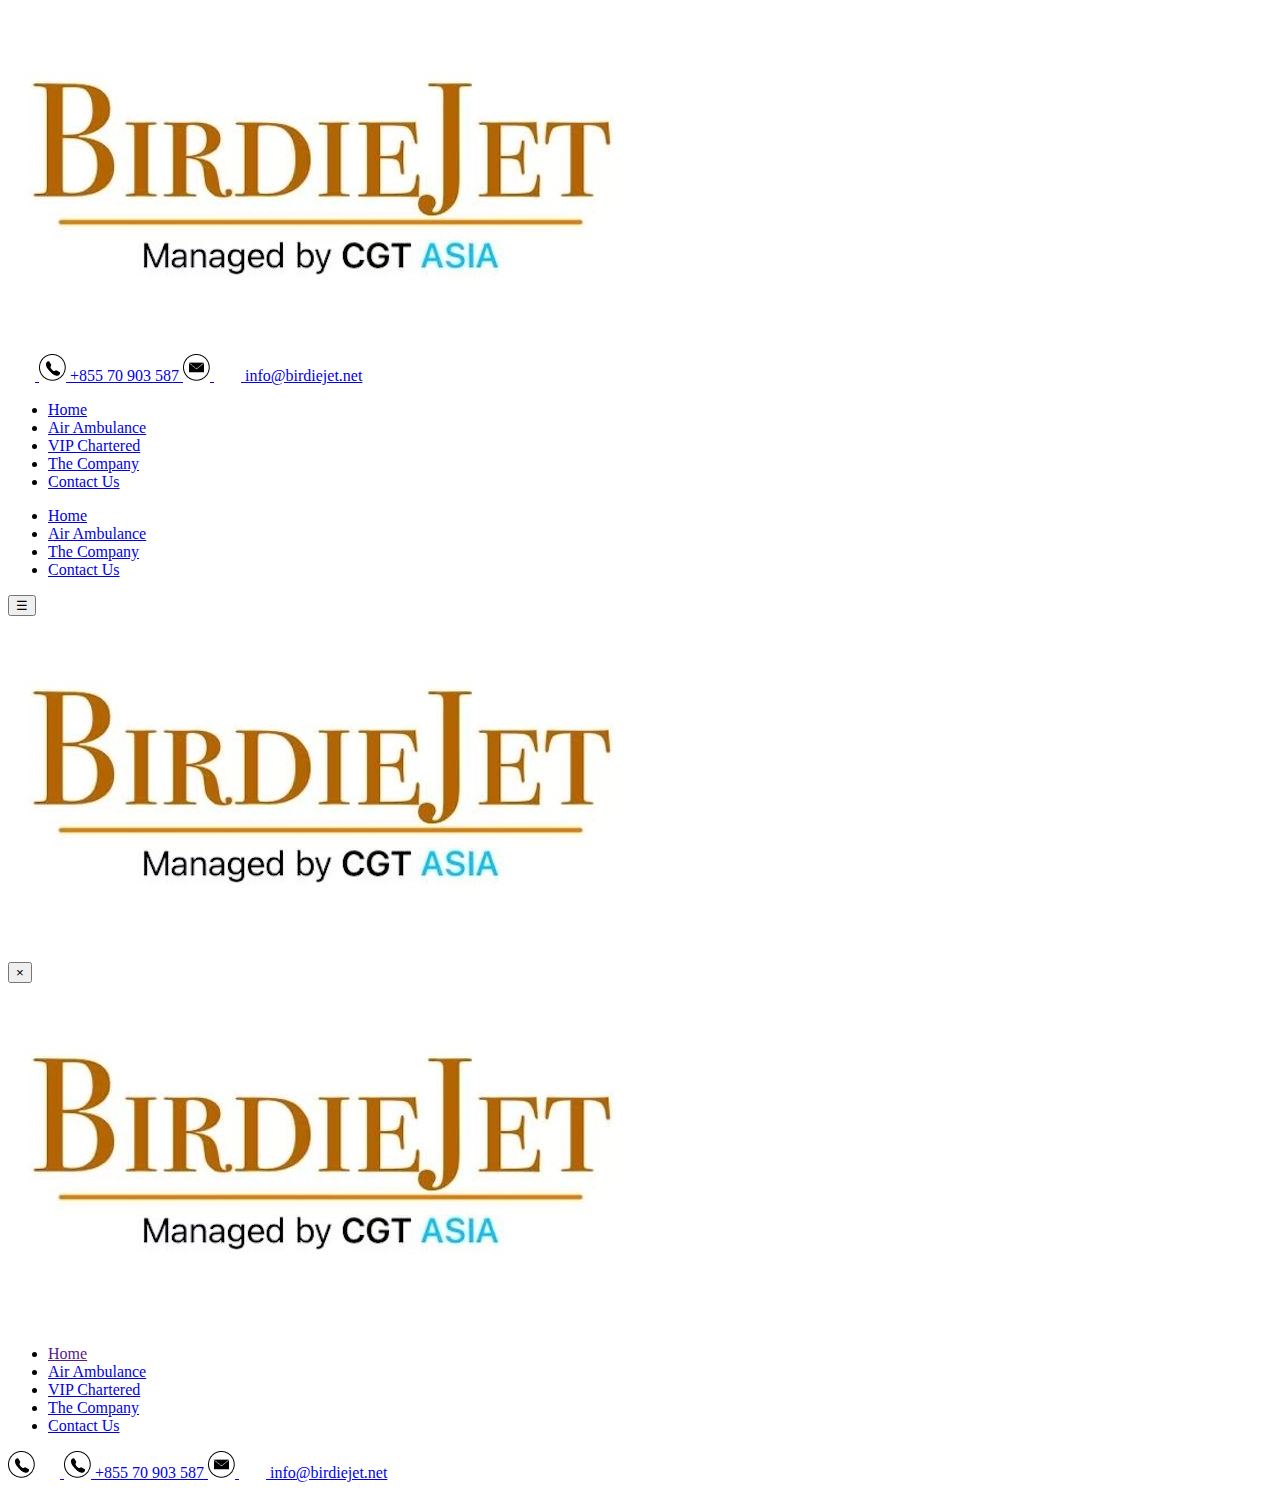
<file: Header/header.html>
<body>

    <header class="birdiejet-header">
        <div class="header-container">
            <!-- Desktop Layout (hidden on mobile) -->
            <div class="desktop-header-content d-none d-md-flex">
                <!-- Logo -->
                <div class="logo-wrapper">
                    <a href="">
                        <!-- Using placeholder for image path. Replace with actual path: ../assets/Birdiejet Logo_Blue Logo 1.png -->
                        <img src="/assets/header/WhatsApp Image 2025-07-06 at 11.33.35.jpeg" alt="BirdieJet Logo" class="img-fluid logo-img">
                    </a>
                </div>
                <!-- Right Utility Group (Contact Info + Nav stacked) -->
                <div class="desktop-right-column">
                    <div class="contact-info-block">
                        <!-- Phone Capsule -->
                        <a href="tel:+85570903587" class="contact-phone-capsule">
                            <img src="/assets/header/phone icon.png" class="icon icon-default" alt="Phone Icon">
                            <img src="/assets/header/phone icon(1).png" class="icon icon-hover" alt="Phone Icon Hover">
                            +855 70 903 587
                        </a>
                        <a href="mailto:info@birdiejet.net" class="contact-email-capsule">
                            <img src="/assets/header/email icon.png" class="icon icon-default" alt="Email Icon">
                            <img src="/assets/header/email icon(1).png" class="icon icon-hover" alt="Email Icon Hover">
                            info@birdiejet.net
                          </a>
                    </div>
                    <nav class="main-nav home-menu d-flex">
                        <ul class="nav">
                            <li class="nav-item"><a class="nav-link" href="/">Home</a></li>
                            <li class="nav-item"><a class="nav-link" href="/airambulance">Air Ambulance</a></li>
                            <li class="nav-item"><a class="nav-link" href="/vip">VIP Chartered</a></li>
                            <li class="nav-item"><a class="nav-link" href="/company">The Company</a></li>
                            <li class="nav-item"><a class="nav-link" href="/contact">Contact Us</a></li>
                        </ul>
                    </nav>

                    <nav class="main-nav vip-menu d-none">
                        <ul class="nav">
                            <li class="nav-item"><a class="nav-link" href="/">Home</a></li>
                            <li class="nav-item"><a class="nav-link" href="/airambulance">Air Ambulance</a></li>
                            <li class="nav-item"><a class="nav-link" href="/company/">The Company</a></li>
                            <li class="nav-item"><a class="nav-link" href="/contact">Contact Us</a></li>
                        </ul>
                    </nav>

                </div>
            </div>

        <!-- Mobile Header -->
        <div class="mobile-header-content d-md-none">
            <div class="mobile-top-bar">
                <!-- Burger Icon -->
                <button id="burgerIcon" class="burger-menu">
                    &#9776;
                </button>

                <!-- Centered Logo -->
                <div class="mobile-logo-wrapper">
                    <a href="/" class="birdiejet-logo">
                        <img src="/assets/header/WhatsApp Image 2025-07-06 at 11.33.35.jpeg" alt="BirdieJet Logo" class="img-fluid mobile-logo-img">
                    </a>
                </div>
            </div>
        </div>

        <!-- Overlay Navigation -->
        <div id="mobileOverlay" class="mobile-nav-overlay">
            <!-- Close Button -->
            <div class="mobile-overlay-header">
                <button id="closeOverlay" class="close-button">&times;</button>
                <div class="mobile-overlay-logo">
                    <a href="/">
                        <img src="/assets/header/WhatsApp Image 2025-07-06 at 11.33.35.jpeg" alt="BirdieJet Logo" class="mobile-overlay-logo-img">
                    </a>
                </div>
            </div>

            <!-- Navigation Links -->
            <ul class="mobile-nav-links">
                <li><a href="">Home</a></li>
                <li><a href="/airambulance">Air Ambulance</a></li>
                <li><a href="/vip/">VIP Chartered</a></li>
                <li><a href="/company">The Company</a></li>
                <li><a href="/contact">Contact Us</a></li>
            </ul>

            <!-- Contact Info Block -->
            <div class="mobile-contact-info">
                <a href="tel:+85570903587" class="contact-phone-capsule">
                    <img src="/assets/header/phone icon(1).png" class="icon icon-default" alt="Phone Icon" style="margin-right: 25px">
                    <img src="/assets/header/phone icon(1).png" class="icon icon-hover" alt="Phone Icon Hover">
                    +855 70 903 587
                </a>
                <a href="mailto:info@birdiejet.net" class="contact-email-capsule">
                    <img src="/assets/header/email icon.png" class="icon icon-default" alt="Email Icon">
                    <img src="/assets/header/email icon(1).png" class="icon icon-hover" alt="Email Icon Hover">
                    info@birdiejet.net
                </a>
            </div>
        </div>


    </header>
    <!-- Bootstrap Bundle with Popper -->
    <script src="https://cdn.jsdelivr.net/npm/bootstrap@5.3.0/dist/js/bootstrap.bundle.min.js"></script>



</body>
</html>
</file>
<file: Header/header.css>
/* Define Open Sans fonts locally */
@font-face {
    font-family: 'OpenSansLight';
    src: url('../font/OpenSans-Light.woff2') format('woff2'); /* Adjust path as needed */
    font-weight: 300;
}
@font-face {
    font-family: 'OpenSansRegular';
    src: url('../font/OpenSans-Regular.woff2') format('woff2'); /* Adjust path as needed */
    font-weight: 400;
}
@font-face {
    font-family: 'OpenSansBold';
    src: url('../font/OpenSans-Bold.woff2') format('woff2'); /* Adjust path as needed */
    font-weight: 700;
}

/* Base Styles */
body {
    background-color: #f8f9fa;
}

a{
    background-color: transparent;
}

a:hover{
    text-decoration: none;
}

.birdiejet-header {
    background-color: white;
    padding: 26px 0; /* Matches top padding from original snippet */
    min-height: 141px; /* Ensures minimum height from original snippet */
    display: flex; /* Make it a flex container for header-container */
    align-items: center; /* Vertically center content if header-container doesn't fill height */
}

/* Container for 200px margin */
.header-container {
    width: 100%;
    padding-left: 200px;
    padding-right: 200px;
    max-width: 1920px; /* Adjust as needed for effective 200px margin on very large screens */
    margin: 0 auto; /* Center the container */
}
@media (max-width: 1200px) { /* Adjust padding for slightly smaller desktops */
.header-container {
    padding-left: 100px;
    padding-right: 100px;
}
}
@media (max-width: 991.98px) { /* Mobile specific padding */
.header-container {
    padding-left: 20px;
    padding-right: 20px;
}
}

/* Logo Styling */
.logo-img {
    width: 247px; /* From snippet */
    height: auto; /* Maintain aspect ratio */
    max-width: 100%; /* Responsive scaling */
}

/* Contact Info Block Styling */
.contact-info-block {
    display: flex;
    align-items: center;
    gap: 15px; /* Space between phone and email capsules */
}

/* Phone Capsule */
.contact-phone-capsule {
    background-color: #004479; /* From snippet */
    color: white; /* From snippet */
    border-radius: 30px; /* From snippet */
    padding: 8px 15px; /* Adjusted from snippet's rough area */
    display: flex;
    align-items: center;
    font-size: clamp(0.75rem, 1.2vw, 26.667px);
    font-family: "OpenSansRegular", sans-serif;
    white-space: nowrap;
    text-decoration: none;
    min-width: 203px; /* From snippet, ensures minimum width */
    justify-content: center; /* Center content in capsule */
}

.contact-phone-capsule:hover{
    background-color: white; /* From snippet */
    border: 1px solid black; /* From snippet */
    border-radius: 30px; /* From snippet */
    padding: 8px 15px; /* Adjusted from snippet's rough area */
    display: flex;
    align-items: center;
    font-size: clamp(0.75rem, 1.2vw, 26.667px);
    font-family: "OpenSansRegular", sans-serif;
    color: black; /* From snippet */
    white-space: nowrap;
    text-decoration: none;
    min-width: 218px; /* From snippet, ensures minimum width */
    justify-content: center; /* Center content in capsule */
}
.contact-phone-capsule i {
    margin-right: 8px;
    font-size: 1.1rem;
    color: white;
}

/* Email Capsule */
.contact-email-capsule {
    background-color: white; /* From snippet */
    border: 1px solid black; /* From snippet */
    border-radius: 30px; /* From snippet */
    padding: 8px 15px; /* Adjusted from snippet's rough area */
    display: flex;
    align-items: center;
    font-size: clamp(0.75rem, 1.2vw, 26.667px);
    font-family: "OpenSansRegular", sans-serif;
    color: black; /* From snippet */
    white-space: nowrap;
    text-decoration: none;
    min-width: 218px; /* From snippet, ensures minimum width */
    justify-content: center; /* Center content in capsule */
}

.contact-email-capsule:hover{
    background-color: #004479; /* From snippet */
    color: white; /* From snippet */
    border-radius: 30px; /* From snippet */
    padding: 8px 15px; /* Adjusted from snippet's rough area */
    display: flex;
    align-items: center;
    font-size: clamp(0.75rem, 1.2vw, 26.667px);
    font-family: "OpenSansRegular", sans-serif;
    white-space: nowrap;
    text-decoration: none;
    min-width: 203px; /* From snippet, ensures minimum width */
    justify-content: center; /* Center content in capsule */
}

.contact-email-capsule i {
    margin-right: 8px;
    font-size: 1.1rem;
    color: black;
}

/* Navigation Styling */
.main-nav .nav-link {
    font-size: clamp(0.75rem, 1.2vw, 26.667px);
    font-family: "OpenSansLight", sans-serif;
    font-weight: 300;
    color: black; /* Default color from snippet */
    padding: 0.5rem 1rem;
    white-space: nowrap;
    
}
.main-nav .nav-link.active {
    color: #004479; /* "Home" color from snippet */
    font-family: "OpenSansBold", sans-serif;
}
.main-nav .nav-link:hover {
    color: #004479; /* Hover color */
}

/* Common icon styling */
.contact-phone-capsule img,
.contact-email-capsule img {
  width: 30px;
  height: 30px;
  margin-right: 8px;
  vertical-align: middle;
  transition: opacity 0.2s ease-in-out;
}

/* By default, hide the hover icon */
.icon-hover {
  display: none;
}

/* On hover, show hover icon and hide default */
.contact-phone-capsule:hover .icon-default,
.contact-email-capsule:hover .icon-default {
  display: none;
}

.contact-phone-capsule:hover .icon-hover,
.contact-email-capsule:hover .icon-hover {
  display: inline-block;
}


/* --- DESKTOP LAYOUT (>= 992px) --- */
@media (min-width: 768px) {
.desktop-header-content {
    display: flex; /* Use flexbox for top-level desktop layout */
    justify-content: space-between; /* Space between logo and right column */
    align-items: center; /* Vertically align logo and right column */
    width: 100%;
}

.desktop-right-column {
    display: flex;
    flex-direction: column; /* Stack contact info above nav */
    align-items: flex-end; /* Align contents to the right */
    flex-grow: 1; /* Allows right column to take available space */
}

/* "Centered against logo image" on desktop for contact info */
/* This is achieved by flex-grow: 1 on the right column and align-items: flex-end.
    It allows the contact block to position itself relative to the available space. */
.contact-info-block {
        margin-bottom: 5px; /* Small space between contact info and nav */
}

/* Hide mobile elements on desktop */
.mobile-header-content {
    display: none !important;
}

.mobile-nav-overlay{
    display: none !important;
}
}

/* Mobile Header Styles */
@media (max-width: 767.98px) {

    .mobile-header-content {
        display: flex;
        width: 100%;
        position: relative;
        padding: 0 20px;
        height: 60px;
        align-items: center;
    }

    .birdiejet-header{
        padding: 0 !important;
        height: auto;
        min-height: 70px;
    }

    .burger-menu {
        font-size: 2rem;
        background: transparent;
        border: none;
        color: #004479;
        cursor: pointer;
        z-index: 3;
    }

    .mobile-logo-wrapper {
        position: absolute;
        top: 50%;
        left: 50%;
        transform: translate(-50%, -50%);
    }

    .mobile-logo-img {
        width: 120px;
        height: auto;
    }

    /* Full Screen Overlay */
    .mobile-nav-overlay {
        position: fixed;
        top: 0;
        left: -100%;
        width: 80%;
        max-width: 300px;
        height: 100%;
        background-color: white;
        box-shadow: 2px 0 5px rgba(0, 0, 0, 0.3);
        transition: left 0.3s ease;
        z-index: 2;
        padding-top: 60px;
    }

    .mobile-nav-overlay.active {
        left: 0;
    }

    .mobile-nav-links {
        list-style: none;
        padding: 0;
        margin: 0;
        display: flex;
        flex-direction: column;
        text-align: left;
    }

    .mobile-nav-links li {
        padding: 15px 20px;
        border-bottom: 1px solid #e2e2e2;
    }

    .mobile-nav-links li a {
        text-decoration: none;
        color: black;
        font-size: 1.2rem;
        display: block;
    }

    .mobile-nav-links li a:hover {
        color: #004479;
    }

    .mobile-contact-info {
    display: flex;
    flex-direction: column;
    align-items: center;
    gap: 15px;
    margin-top: 40px;
}

.mobile-contact-info .contact-phone-capsule,
.mobile-contact-info .contact-email-capsule {
    background-color: white;
    border: 1px solid black;
    border-radius: 30px;
    padding: 8px 15px;
    display: flex;
    align-items: center;
    font-size: 1.2rem;
    font-family: "OpenSansRegular", sans-serif;
    color: black;
    white-space: nowrap;
    text-decoration: none;
    justify-content: center;
    min-width: 220px;
}

.mobile-contact-info .contact-phone-capsule:hover {
    background-color: #004479;
    color: white;
}

.mobile-contact-info .contact-email-capsule:hover {
    background-color: #004479;
    color: white;
}

.mobile-contact-info .icon-default,
.mobile-contact-info .icon-hover {
    width: 24px;
    height: 24px;
    margin-right: 8px;
}

.mobile-contact-info .icon-hover {
    display: none;
}

.mobile-contact-info .contact-phone-capsule:hover .icon-default,
.mobile-contact-info .contact-email-capsule:hover .icon-default {
    display: none;
}

.mobile-contact-info .contact-phone-capsule:hover .icon-hover,
.mobile-contact-info .contact-email-capsule:hover .icon-hover {
    display: inline-block;
}

}

.mobile-nav-overlay {
    position: fixed;
    top: 0;
    left: 0;
    width: 100%;
    max-width: 425px;
    height: 100%;
    background-color: #ffffff;
    box-shadow: 2px 0 5px rgba(0, 0, 0, 0.3);
    transition: left 0.3s ease;
    z-index: 2000;
    display: none;
    flex-direction: column;
    justify-content: flex-start;
    padding: 20px 20px 40px 20px;
}

.mobile-nav-overlay.active {
    display: flex; /* Show the overlay */
    opacity: 1;    /* Fade in */
}

.mobile-overlay-header {
    display: flex;
    justify-content: space-between;
    align-items: center;
}

.close-button {
    position: relative;
    font-size: 2rem;
    background: transparent;
    border: none;
    cursor: pointer;
    left: 6.5vw;
    top: -5vw;
}

.mobile-overlay-logo {
    text-align: center;
    flex: 1;
}

.mobile-overlay-logo-img {
    position: relative;
    width: 120px;
    height: auto;
    top: -5vw;
    left: -2.4vw;
}

.mobile-nav-links {
    list-style: none;
    padding: 0;
    margin: 40px 0;
}

.mobile-nav-links li {
    padding: 15px 0;
    text-align: center;
    font-family: 'OpenSansLight', sans-serif;
}

.mobile-nav-links li a {
    text-decoration: none;
    color: black;
    font-size: 1.5rem;
}

.mobile-nav-links li a:hover {
    color: #004479;
}

.mobile-nav-footer {
    display: flex;
    justify-content: space-around;
}

.mobile-nav-footer a {
    color: black;
    font-size: 1.5rem;
}

.mobile-nav-footer a:hover {
    color: #004479;
}
</file>
<file: css/company.css>
/* Define Open Sans fonts locally */
@font-face {
    font-family: 'OpenSansLight';
    src: url('../font/OpenSans-Light.woff2') format('woff2'); /* Adjust path as needed */
    font-weight: 300;
}
@font-face {
    font-family: 'OpenSansRegular';
    src: url('../font/OpenSans-Regular.woff2') format('woff2'); /* Adjust path as needed */
    font-weight: 400;
}
@font-face {
    font-family: 'OpenSansSemiBold';
    src: url('../font/OpenSans-SemiBold.woff2') format('woff2'); /* Adjust path as needed */
    font-weight: 550;
}
@font-face {
    font-family: 'OpenSansBold';
    src: url('../font/OpenSans-Bold.woff2') format('woff2'); /* Adjust path as needed */
    font-weight: 700;
}

* {
    margin: 0;
    padding: 0;
    box-sizing: border-box;
  }

html,
body {
  margin: 0px;
}
/* a blue color as a generic focus style */
button:focus-visible {
  outline: 2px solid #4a90e2 !important;
  outline: -webkit-focus-ring-color auto 5px !important;
}
a {
  text-decoration: none;
}

/* ///////// */
/* Section 1, taken from homepage section 5 */
/* ///////// */

.hero-background {
    background-color: #E2E6EA !important;
}

.cta-trusted-section {
  background-color: white;
  padding-top: 100px;
  padding-bottom: 100px;
}

.final-cta-trusted-section{
  background-color: white;
  padding-top: 200px;
  padding-bottom: 200px;
}

.cta-trusted__title {
  font-family: 'OpenSansSemiBold', sans-serif;
  font-size: clamp(1.5rem, 3vw, 42px);
  color: #004479;
  max-width: 1100px;
  margin: 0 auto;
}

.cta-trusted__button {
  padding: 15px 40px;
  font-size: 20px;
  font-family: 'OpenSansSemiBold', sans-serif;
  color: #004479;
  background-color: rgba(250, 250, 250, 0.2);
  border: 1px solid #004479;
  border-radius: 12px;
  text-decoration: none;
  transition: background-color 0.3s ease;
}

.cta-trusted__button:hover {
  background-color: #004479;
  color: white;
}

/* ////////////////// */
/* Section 1 Code END */
/* ////////////////// */

/* ///////// */
/* Section 2 */
/* ///////// */
.the-company-section {
  background-color: #ffffff;
}

.the-company-container {
  width: 100%;
  max-width: 1920px;
  padding-top:75px;
  padding-bottom: 75px;
  padding-left: 200px;
  padding-right: 200px;
  margin-left: auto;
  margin-right: auto;
}

.the-company__title {
  font-family: 'OpenSansBold', sans-serif;
  font-size: clamp(1rem, 2.5vw, 36px);
  color: #004479;
  line-height: 1.2;
  margin-bottom: 1vw;
}

.the-company__text {
  font-family: 'OpenSansLight', sans-serif;
  font-size: clamp(0.5rem, 1.35vw, 18.667px);
  line-height: 1.2;
  color: #000;
  max-width: 30vw;
  margin-bottom: 1vw;
}

.the-company__learn-button {
  font-family: 'OpenSansRegular', sans-serif;
  font-size: clamp(0.5rem, 1.35vw, 18.667px);
  color: #004479;
  border: 2px solid #004479;
  padding: 8px 20px;
  border-radius: 12px;
  background-color: rgba(250, 250, 250, 0.6);
  text-decoration: none;
  transition: background-color 0.3s ease, color 0.3s ease;
}

.the-company__learn-button:hover {
  background-color: #004479;
  color: #fff;
}

/* Responsive Padding (same as section 2 & 4) */
@media (max-width: 1399.98px) {
  .the-company-container {
    padding-left: 100px;
    padding-right: 100px;
  }
}

@media (max-width: 991.98px) {
  .the-company-container {
    padding-left: 40px;
    padding-right: 40px;
  }
}

@media (max-width: 575.98px) {
  .the-company-container {
    padding-left: 16px;
    padding-right: 16px;
  }
}

.the-company-timeline-row {
  position: relative;
}

.the-company-timeline-row:not(:last-child)::after {
  content: '';
  position: absolute;
  left: 14vw;
  top: 80%;
  width: 2px;
  height: 12vw; /* Length of the connecting line */
  background-color: #004479;
}

@media (max-width: 1399.98px) {
  .the-company-timeline-row:not(:last-child)::after {
    left: 14vw;
  }
}

@media (max-width: 991.98px) {
  .the-company-timeline-row:not(:last-child)::after {
    left: 14vw;
  }
}

@media (max-width: 575.98px) {
  .the-company-timeline-row:not(:last-child)::after {
    display: none;
  }

  .the-company-section2{
    padding-top: 0rem !important;
  }

  .the-company-container{
    padding-top: 0 !important;
    padding-left: 0 !important;
    padding-right: 0 !important;
  }

  .the-company__title{
    padding-top: 48px;
    font-size: clamp(1.25rem, 5.5vw, 36px);
    padding-left: 16px;
  }

  .the-company__text{
    font-size: clamp(0.75rem, 4vw, 18.667px);
    line-height: 1.2;
    padding-bottom: 48px;
    max-width: 100vw;
    padding-left: 16px;
  }

  .gx-5 {
    --bs-gutter-x: 0 !important;
    margin-left: 0 !important;
    margin-right: 0 !important;
  }

  .col-lg-6{
    padding-left: 0px !important;
    padding-right: 0px !important;
  }

  .row {
    margin-left: 0 !important;
    margin-right: 0 !important;
  }

  .col-lg-6,
  .col-md-4,
  .col-lg-3 {
      padding-left: 0 !important;
      padding-right: 0 !important;
  }
  
  .col-lg-2, .col-lg-4{
      padding-left: 0 !important;
  }
  

}


/* ////////////////// */
/* Section 2 Code END */
/* ////////////////// */

/* ////////////////// */
/* The Company Page - Section 3 */
/* ////////////////// */

.the-company-section-3 {
  background-image: url('/assets/company/Arrival\ AC3\ 1.png'); /* replace with your actual image path */
  background-size: cover;
  background-position: center;
  height: 906px;
  position: relative;
  display: flex;
  align-items: center;
}

.the-company-3__overlay {
  position: absolute;
  top: 0;
  left: 0;
  width: 100%;
  height: 100%;
  background: rgba(0, 0, 0, 0.2);
  z-index: 1;
}

.the-company-3__title {
  font-family: 'OpenSansBold', sans-serif;
  font-size: clamp(1.5rem, 3vw, 40px);
  color: white;
  z-index: 2;
  position: relative;
}

.the-company-3__description {
  font-family: 'OpenSansLight', sans-serif;
  font-size: clamp(0.5rem, 1.35vw, 18.667px);
  line-height: 23px;
  color: black;
  max-width: 555px;
  z-index: 2;
  position: relative;
}

.the-company-3__button {
  font-family: 'OpenSansRegular', sans-serif;
  font-size: 20px;
  color: #004479;
  background: rgba(250, 250, 250, 0.6);
  border: 2px solid #004479;
  border-radius: 12px;
  padding: 10px 30px;
  text-decoration: none;
  transition: background-color 0.3s ease, color 0.3s ease;
}

.the-company-3__button:hover {
  background-color: #004479;
  color: white;
}

.the-company-3__stat-box {
  background: rgba(255, 255, 255, 0.7);
  border-radius: 24px;
  padding: 20px 10px;
  height: 168px;
  display: flex;
  flex-direction: column;
  justify-content: center;
}

.the-company-3__stat-label {
  font-family: 'OpenSansRegular', sans-serif;
  font-size: clamp(0.5rem, 1.35vw, 18.667px);
  color: black;
  margin-bottom: 5px;
}

.the-company-3__stat-sub {
  font-family: 'OpenSansLight', sans-serif;
  font-size: clamp(0.5rem, 1.35vw, 18.667px);
  color: black;
}

.the-company-3__stat-value {
  font-family: 'OpenSansBold', sans-serif;
  font-size: clamp(4.5rem, 5.5vw, 5.333rem);
  color: #004479;
  line-height: 1;
}

.the-company-3__stat-note {
  font-family: 'OpenSansLight', sans-serif;
  font-size: clamp(0.5rem, 1.35vw, 18.667px);
  color: black;
  margin-top: 5px;
}

.the-company-3__stat-detail {
  font-family: 'OpenSansRegular', sans-serif;
  font-size: clamp(0.5rem, 1.35vw, 18.667px);
  color: black;
  line-height: 23px;
}

/* Responsive padding (same as previous sections) */
@media (max-width: 1399.98px) {
  .the-company-container {
    padding-left: 100px;
    padding-right: 100px;
  }
}

@media (max-width: 991.98px) {
  .the-company-container {
    padding-left: 40px;
    padding-right: 40px;
  }
}

@media (max-width: 575.98px) {
  .the-company-container {
    padding-left: 16px;
    padding-right: 16px;
  }

  .the-company-section-3{
    height: auto;
  }

  .the-company-3__title {
    padding-top: 48px;
    font-size: clamp(1.25rem, 5.5vw, 36px);
    padding-left: 16px;
  }

  /* Subtitle: Slightly smaller, readable, centered */
  .the-company-3__description {
    max-width: 100% !important;
    padding: 0 16px !important;
    font-size: clamp( 0.75rem, 4vw, 18.667px);
    line-height: 1.2;
  }

  .the-company-3__button{
    margin-left: 16px;
  }

 /* Stat cards: Square, smaller, full width but with space around */
    .the-company-3__stat-box {
        width: 200px;
        height: 140px;
        margin: 12px auto; /* Center the boxes */
        padding: 12px;
        display: flex;
        flex-direction: column;
        justify-content: center;
        align-items: center;
    }

  .the-company-3__stat-label, .the-company-3__stat-note, .the-company-3__stat-sub, .the-company-3__stat-detail{
    font-size: clamp(0.75rem, 4vw, 18.667px);
  }

  .the-company-3__stat-value {
      font-size: clamp(3rem, 10vw, 56px);
  }

  /* Ensure the row stacks properly */
  .the-company-section-3 .row.gx-4 > div {
      flex: 0 0 100% !important;
      max-width: 100% !important;
  }
}

/* ////////////////// */
/* Section 3 Code END */
/* ////////////////// */

/* ////////////////// */
/* The Company Page - Section 4 (Updated) */
/* ////////////////// */

.the-company-section-4 {
  background-color: #ffffff;
}

.the-company-4__title {
  font-family: 'OpenSansSemiBold', sans-serif;
  font-size: clamp(1.5rem, 3vw, 48px);
  color: #000;
}

.the-company-4__card {
  background-color: #ffffff;
  border-radius: 24px;
  overflow: hidden; /* Ensure image edges follow the card */
}

.the-company-4__img {
  width: 100%;              /* Image fills the card width */
  height: 313px;            /* Set a fixed uniform height */
  object-fit: cover;        /* Ensures the image covers the area without distortion */
  display: block;
}


.the-company-4__name {
  font-family: 'OpenSansBold', sans-serif;
  font-size: clamp(0.5rem, 1.35vw, 18.667px);
  color: black;
  margin-top: 15px;
  margin-bottom: 5px;
  text-align: left;
}

.the-company-4__role {
  font-family: 'OpenSansRegular', sans-serif;
  font-size: clamp(0.5rem, 1.35vw, 18.667px);
  color: black;
  margin-bottom: 6vw;
  text-align: left;
}

/* Consistent container padding like the rest of your site */
@media (max-width: 1399.98px) {
  .the-company-container {
    padding-left: 100px;
    padding-right: 100px;
  }
}

@media (max-width: 991.98px) {
  .the-company-container {
    padding-left: 40px;
    padding-right: 40px;
  }
}

@media (max-width: 575.98px) {
  .the-company-container {
    padding-left: 16px;
    padding-right: 16px;
  }

  .the-company-4__title{
    font-size: clamp(21.333px, 7vw, 2.7rem);
  }

   /* Make cards square and properly scaled */
    .the-company-4__card {
        width: 100%; /* Full width on mobile */
        aspect-ratio: 1 / 1; /* Perfect square card */
        border-radius: 12px; /* Slight rounding for mobile */
        overflow: hidden;
        box-shadow: none !important; /* Remove blurry shadows */
        background-color: transparent; /* Optional: clean background */
    }

    /* Scale images to fit without cropping */
    .the-company-4__img {
        width: 100%;
        height: 100%;
        object-fit: contain !important; /* Contain instead of cover to prevent cut-off */
        object-position: center;
        display: block;
    }

    /* Adjust text sizing for better readability */
    .the-company-4__name,
    .the-company-4__role {
        font-size: clamp(0.75rem, 4vw, 18.667px);
        text-align: center !important;
    }

    /* Adjust card spacing if needed */
    .the-company-section-4 .row > div {
        flex: 0 0 100% !important;
        max-width: 100% !important;
        padding-left: 0 !important;
        padding-right: 0 !important;
    }
}


/* ////////////////// */
/* Section 4 Code END */
/* ////////////////// */

/* ///////// */
/* Section 5 */
/* ///////// */

.cta-trusted-section {
  background-color: #E2E6EA;
  padding-top: 100px;
  padding-bottom: 100px;
}

.final-cta-trusted-section{
  background-color: #E2E6EA;
  padding-top: 200px;
  padding-bottom: 200px;
}

.cta-trusted__title {
  font-family: 'OpenSansSemiBold', sans-serif;
  font-size: clamp(1.5rem, 3vw, 42px);
  color: #004479;
  max-width: 1100px;
  margin: 0 auto;
}

.cta-trusted__button {
  padding: 15px 40px;
  font-size: 20px;
  font-family: 'OpenSansSemiBold', sans-serif;
  color: #004479;
  background-color: rgba(250, 250, 250, 0.2);
  border: 1px solid #004479;
  border-radius: 12px;
  text-decoration: none;
  transition: background-color 0.3s ease;
}

.cta-trusted__button:hover {
  background-color: #004479;
  color: white;
}

/* ////////////////// */
/* Section 5 Code END */
/* ////////////////// */
</file>
<file: Footer/footer.css>
@font-face {
    font-family: 'OpenSansLight';
    src: url('../font/OpenSans-Light.woff2') format('woff2'); /* Adjust path as needed */
    font-weight: 300;
}
@font-face {
    font-family: 'OpenSansRegular';
    src: url('../font/OpenSans-Regular.woff2') format('woff2'); /* Adjust path as needed */
    font-weight: 400;
}
@font-face {
    font-family: 'OpenSansSemiBold';
    src: url('../font/OpenSans-SemiBold.woff2') format('woff2'); /* Adjust path as needed */
    font-weight: 550;
}
@font-face {
    font-family: 'OpenSansBold';
    src: url('../font/OpenSans-Bold.woff2') format('woff2'); /* Adjust path as needed */
    font-weight: 700;
}

/* ////////////////// */
/* Footer Styles */
/* ////////////////// */

.footer-section {
  background-color: #aaaaaa;
  padding-top: 60px;
  padding-bottom: 40px;
  color: white;
  font-family: 'OpenSansRegular', sans-serif;
}

.footer-container {
  width: 100%;
  max-width: 1920px;
  padding-left: 200px;
  padding-right: 200px;
  margin-left: auto;
  margin-right: auto;
}

.footer-title {
  font-family: 'OpenSansRegular', sans-serif;
  font-size: 26px;
  font-weight: 300;
  margin-bottom: 20px;
  width: auto;
  padding-bottom: 12px;
  position: relative;
  color: #004479;
}

.footer-title::after {
  content: '';
  position: absolute;
  left: 0;
  bottom: 0;
  width: 60px; /* CUSTOM WIDTH: adjust as needed */
  height: 2px;
  background-color: #004479;
  color: #004479;
}

.footer-links li {
    font-family: 'OpenSansRegular', sans-serif;
  margin-bottom: 12px;
  color: #004479;
}

.footer-links a {
  font-family: 'OpenSansRegular', sans-serif;
  font-size: 18px;
  color: #004479;
  text-decoration: none;
  font-weight: 300;
  color: #004479;
}

.footer-links a:hover {
  text-decoration: underline;
  
}

.footer-icons img {
  margin-right: 10px;
}

.footer-contact p {
    font-family: 'OpenSansRegular', sans-serif;
  font-size: 18px;
  margin: 0;
  font-weight: 300;
  line-height: 1.5;
  color: #004479;
}

.footer-bottom p {
    font-family: 'OpenSansRegular', sans-serif;
  font-size: 23px;
  font-weight: 300;
  margin: 0;
  color: #004479;
}

/* Responsive footer container padding */
@media (max-width: 1399.98px) {
  .footer-container {
    padding-left: 100px;
    padding-right: 100px;
  }
}

@media (max-width: 991.98px) {
  .footer-container {
    padding-left: 40px;
    padding-right: 40px;
  }
}

@media (max-width: 575.98px) {
  .footer-container {
    padding-left: 16px;
    padding-right: 16px;
  }

  .footer-title{
    font-size: 24px;
    color: #004479;
  }

  .footer-title::after{
    background-color: #004479;
  }

  .footer-links a{
    font-size: 18px;
    color: #004479;

  }

  .footer-bottom p{
    margin-top: 75px;
    font-size: 14px;
    color: #004479;
  }

  .footer-contact p{
    color: #004479;
  }
  
  .mobile-img-adjustment{
      position: relative;
      left: -2vw;
        max-width: 60%;
  }
}
</file>
<file: css/contact.css>
@font-face {
    font-family: 'OpenSansLight';
    src: url('../font/OpenSans-Light.woff2') format('woff2'); /* Adjust path as needed */
    font-weight: 300;
}
@font-face {
    font-family: 'OpenSansRegular';
    src: url('../font/OpenSans-Regular.woff2') format('woff2'); /* Adjust path as needed */
    font-weight: 400;
}
@font-face {
    font-family: 'OpenSansSemiBold';
    src: url('../font/OpenSans-SemiBold.woff2') format('woff2'); /* Adjust path as needed */
    font-weight: 550;
}
@font-face {
    font-family: 'OpenSansBold';
    src: url('../font/OpenSans-Bold.woff2') format('woff2'); /* Adjust path as needed */
    font-weight: 700;
}

* {
    margin: 0;
    padding: 0;
    box-sizing: border-box;
}

body {
    background-color: white;
}

.contact-hero-section {
    min-height: 30vh;
    display: flex;
    justify-content: center;
    align-items: center;
    padding: 40px 20px;
}

.contact-hero-container {
    max-width: 764px;
}

.contact-hero-title {
    font-family: 'OpenSansBold', sans-serif;
    font-size: clamp(2rem, 5vw, 3rem); /* Scales from mobile to desktop */
    color: black;
    margin-bottom: 20px;
}

.contact-hero-description {
    font-family: 'OpenSansLight', sans-serif;
    font-size: clamp(1rem, 2vw, 1.25rem); /* Scales from mobile to desktop */
    color: black;
    line-height: 1.5;
}

/* //////////// */
/* FORM SECTION */
/* //////////// */

.custom-select {
    appearance: none;
    background-image: url('data:image/svg+xml;utf8,<svg fill="%23004779" height="24" viewBox="0 0 24 24" width="24" xmlns="http://www.w3.org/2000/svg"><path d="M7 10l5 5 5-5z"/></svg>');
    background-repeat: no-repeat;
    background-position: right 10px center;
    background-size: 20px;
    padding-right: 40px; /* make space for icon */
}

.custom-select:focus {
    background-image: url('data:image/svg+xml;utf8,<svg fill="%23004779" height="24" viewBox="0 0 24 24" width="24" xmlns="http://www.w3.org/2000/svg"><path d="M7 10l5 5 5-5z"/></svg>');
}

.custom-select option {
    color: black;
}

.form-label {
    font-family: 'OpenSansBold', sans-serif;
    font-size: 20px;
    color: #004479;
}

.custom-input {
    border-radius: 12px;
    border: 1px solid #004479;
    background-color: rgba(250, 250, 250, 0.2);
    padding: 10px 15px;
    font-family: 'OpenSansLight', sans-serif;
    font-size: clamp(1rem, 1.5vw, 1.1rem);
}

.submit-button {
    background-color: #004479;
    color: white;
    font-family: 'OpenSansBold', sans-serif;
    padding: 10px 40px;
    border-radius: 12px;
    border: none;
    transition: background-color 0.3s ease;
}

.submit-button:hover {
    background-color: #003366;
    color: white;
}
</file>
<file: font/stylesheet.css>
@font-face {
    font-family: 'Open Sans';
    src: url('OpenSans-Italic.eot');
    src: local('Open Sans Italic'), local('OpenSans-Italic'),
        url('OpenSans-Italic.eot?#iefix') format('embedded-opentype'),
        url('OpenSans-Italic.woff2') format('woff2'),
        url('OpenSans-Italic.woff') format('woff'),
        url('OpenSans-Italic.ttf') format('truetype');
    font-weight: normal;
    font-style: italic;
}

@font-face {
    font-family: 'Open Sans';
    src: url('OpenSans-Regular.eot');
    src: local('Open Sans Regular'), local('OpenSans-Regular'),
        url('OpenSans-Regular.eot?#iefix') format('embedded-opentype'),
        url('OpenSans-Regular.woff2') format('woff2'),
        url('OpenSans-Regular.woff') format('woff'),
        url('OpenSans-Regular.ttf') format('truetype');
    font-weight: normal;
    font-style: normal;
}

@font-face {
    font-family: 'Open Sans';
    src: url('OpenSans-BoldItalic.eot');
    src: local('Open Sans Bold Italic'), local('OpenSans-BoldItalic'),
        url('OpenSans-BoldItalic.eot?#iefix') format('embedded-opentype'),
        url('OpenSans-BoldItalic.woff2') format('woff2'),
        url('OpenSans-BoldItalic.woff') format('woff'),
        url('OpenSans-BoldItalic.ttf') format('truetype');
    font-weight: bold;
    font-style: italic;
}

@font-face {
    font-family: 'Open Sans';
    src: url('OpenSans-SemiBold.eot');
    src: local('Open Sans SemiBold'), local('OpenSans-SemiBold'),
        url('OpenSans-SemiBold.eot?#iefix') format('embedded-opentype'),
        url('OpenSans-SemiBold.woff2') format('woff2'),
        url('OpenSans-SemiBold.woff') format('woff'),
        url('OpenSans-SemiBold.ttf') format('truetype');
    font-weight: 600;
    font-style: normal;
}

@font-face {
    font-family: 'Open Sans';
    src: url('OpenSans-ExtraBoldItalic.eot');
    src: local('Open Sans ExtraBold Italic'), local('OpenSans-ExtraBoldItalic'),
        url('OpenSans-ExtraBoldItalic.eot?#iefix') format('embedded-opentype'),
        url('OpenSans-ExtraBoldItalic.woff2') format('woff2'),
        url('OpenSans-ExtraBoldItalic.woff') format('woff'),
        url('OpenSans-ExtraBoldItalic.ttf') format('truetype');
    font-weight: 800;
    font-style: italic;
}

@font-face {
    font-family: 'Open Sans';
    src: url('OpenSans-LightItalic.eot');
    src: local('Open Sans Light Italic'), local('OpenSans-LightItalic'),
        url('OpenSans-LightItalic.eot?#iefix') format('embedded-opentype'),
        url('OpenSans-LightItalic.woff2') format('woff2'),
        url('OpenSans-LightItalic.woff') format('woff'),
        url('OpenSans-LightItalic.ttf') format('truetype');
    font-weight: 300;
    font-style: italic;
}

@font-face {
    font-family: 'Open Sans';
    src: url('OpenSans-Bold.eot');
    src: local('Open Sans Bold'), local('OpenSans-Bold'),
        url('OpenSans-Bold.eot?#iefix') format('embedded-opentype'),
        url('OpenSans-Bold.woff2') format('woff2'),
        url('OpenSans-Bold.woff') format('woff'),
        url('OpenSans-Bold.ttf') format('truetype');
    font-weight: bold;
    font-style: normal;
}

@font-face {
    font-family: 'Open Sans';
    src: url('OpenSans-SemiBoldItalic.eot');
    src: local('Open Sans SemiBold Italic'), local('OpenSans-SemiBoldItalic'),
        url('OpenSans-SemiBoldItalic.eot?#iefix') format('embedded-opentype'),
        url('OpenSans-SemiBoldItalic.woff2') format('woff2'),
        url('OpenSans-SemiBoldItalic.woff') format('woff'),
        url('OpenSans-SemiBoldItalic.ttf') format('truetype');
    font-weight: 600;
    font-style: italic;
}

@font-face {
    font-family: 'Open Sans';
    src: url('OpenSans-ExtraBold.eot');
    src: local('Open Sans ExtraBold'), local('OpenSans-ExtraBold'),
        url('OpenSans-ExtraBold.eot?#iefix') format('embedded-opentype'),
        url('OpenSans-ExtraBold.woff2') format('woff2'),
        url('OpenSans-ExtraBold.woff') format('woff'),
        url('OpenSans-ExtraBold.ttf') format('truetype');
    font-weight: 800;
    font-style: normal;
}

@font-face {
    font-family: 'Open Sans';
    src: url('OpenSans-Light.eot');
    src: local('Open Sans Light'), local('OpenSans-Light'),
        url('OpenSans-Light.eot?#iefix') format('embedded-opentype'),
        url('OpenSans-Light.woff2') format('woff2'),
        url('OpenSans-Light.woff') format('woff'),
        url('OpenSans-Light.ttf') format('truetype');
    font-weight: 300;
    font-style: normal;
}
</file>
